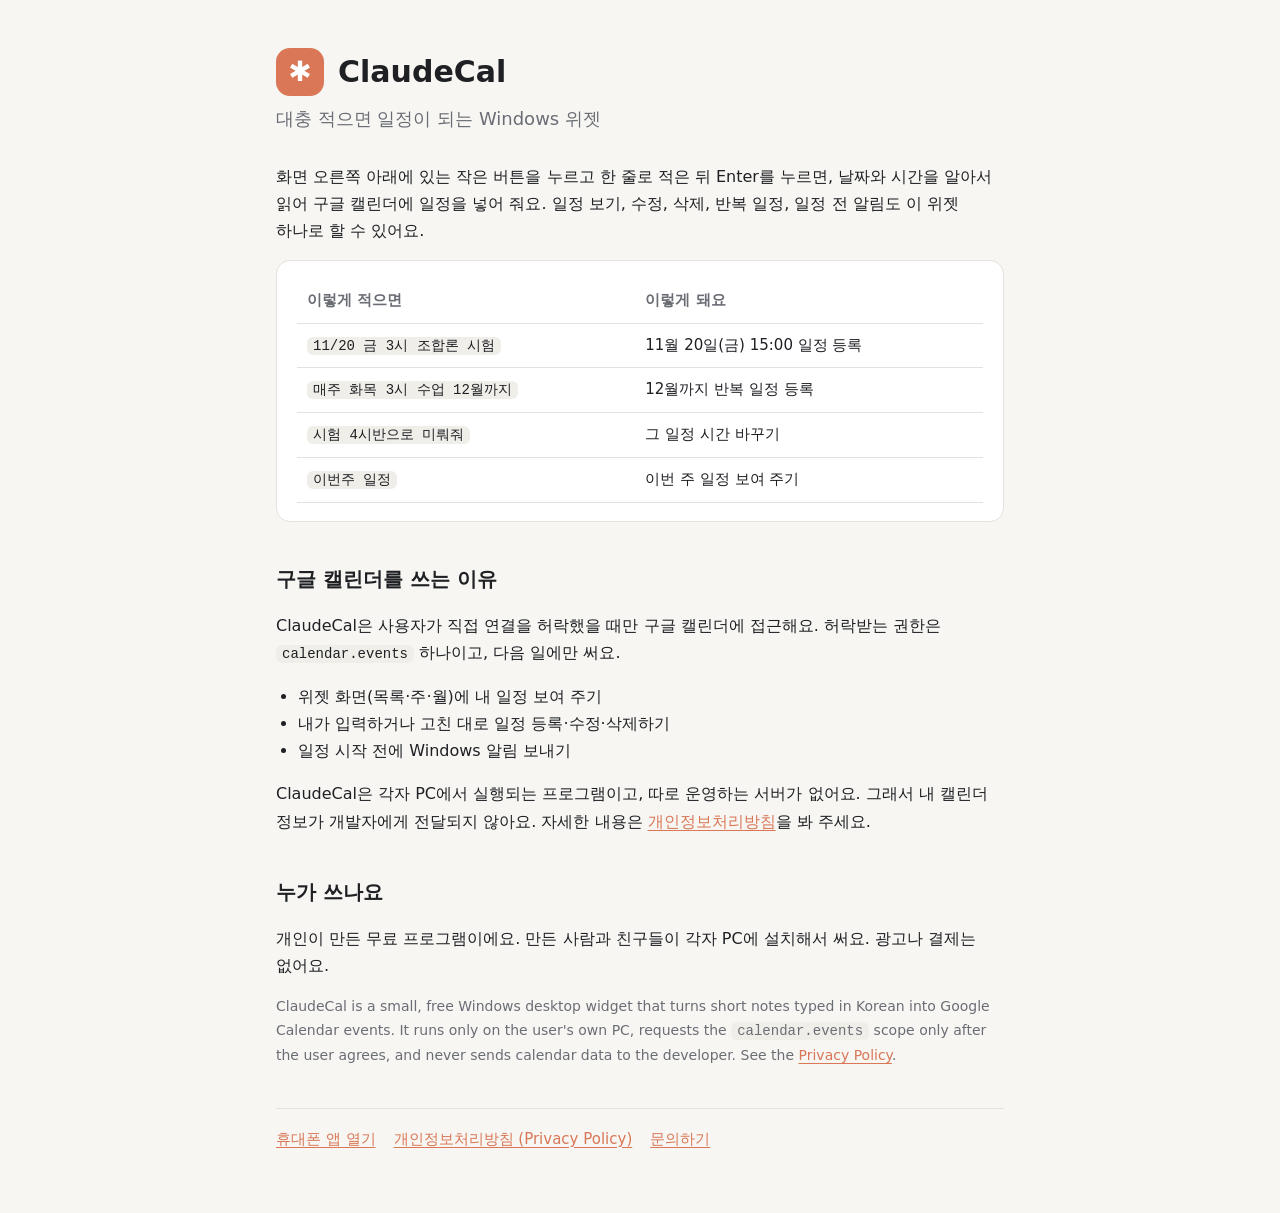
<file: index.html>
<!doctype html>
<html lang="ko">
<head>
<meta charset="utf-8">
<meta name="viewport" content="width=device-width, initial-scale=1">
<title>ClaudeCal</title>
<meta name="description" content="대충 적으면 구글 캘린더 일정이 되는 Windows 위젯">
<link rel="stylesheet" href="style.css">
</head>
<body>
<main>
  <header>
    <div class="logo">✱</div>
    <h1>ClaudeCal</h1>
  </header>
  <p class="lead">대충 적으면 일정이 되는 Windows 위젯</p>

  <p>화면 오른쪽 아래에 있는 작은 버튼을 누르고 한 줄로 적은 뒤 Enter를 누르면, 날짜와 시간을 알아서 읽어 구글 캘린더에 일정을 넣어 줘요.
     일정 보기, 수정, 삭제, 반복 일정, 일정 전 알림도 이 위젯 하나로 할 수 있어요.</p>

  <div class="card">
    <table>
      <tr><th>이렇게 적으면</th><th>이렇게 돼요</th></tr>
      <tr><td><code>11/20 금 3시 조합론 시험</code></td><td>11월 20일(금) 15:00 일정 등록</td></tr>
      <tr><td><code>매주 화목 3시 수업 12월까지</code></td><td>12월까지 반복 일정 등록</td></tr>
      <tr><td><code>시험 4시반으로 미뤄줘</code></td><td>그 일정 시간 바꾸기</td></tr>
      <tr><td><code>이번주 일정</code></td><td>이번 주 일정 보여 주기</td></tr>
    </table>
  </div>

  <h2>구글 캘린더를 쓰는 이유</h2>
  <p>ClaudeCal은 사용자가 직접 연결을 허락했을 때만 구글 캘린더에 접근해요. 허락받는 권한은
     <code>calendar.events</code> 하나이고, 다음 일에만 써요.</p>
  <ul>
    <li>위젯 화면(목록·주·월)에 내 일정 보여 주기</li>
    <li>내가 입력하거나 고친 대로 일정 등록·수정·삭제하기</li>
    <li>일정 시작 전에 Windows 알림 보내기</li>
  </ul>
  <p>ClaudeCal은 각자 PC에서 실행되는 프로그램이고, 따로 운영하는 서버가 없어요. 그래서 내 캘린더 정보가 개발자에게 전달되지 않아요.
     자세한 내용은 <a href="privacy.html">개인정보처리방침</a>을 봐 주세요.</p>

  <h2>누가 쓰나요</h2>
  <p>개인이 만든 무료 프로그램이에요. 만든 사람과 친구들이 각자 PC에 설치해서 써요. 광고나 결제는 없어요.</p>

  <p class="muted">ClaudeCal is a small, free Windows desktop widget that turns short notes typed in Korean into Google Calendar events.
     It runs only on the user's own PC, requests the <code>calendar.events</code> scope only after the user agrees,
     and never sends calendar data to the developer. See the <a href="privacy.html">Privacy Policy</a>.</p>

  <nav>
    <a href="app/">휴대폰 앱 열기</a>
    <a href="privacy.html">개인정보처리방침 (Privacy Policy)</a>
    <a href="https://github.com/yamchaewoo/claudecal/issues">문의하기</a>
  </nav>
</main>
</body>
</html>
</file>
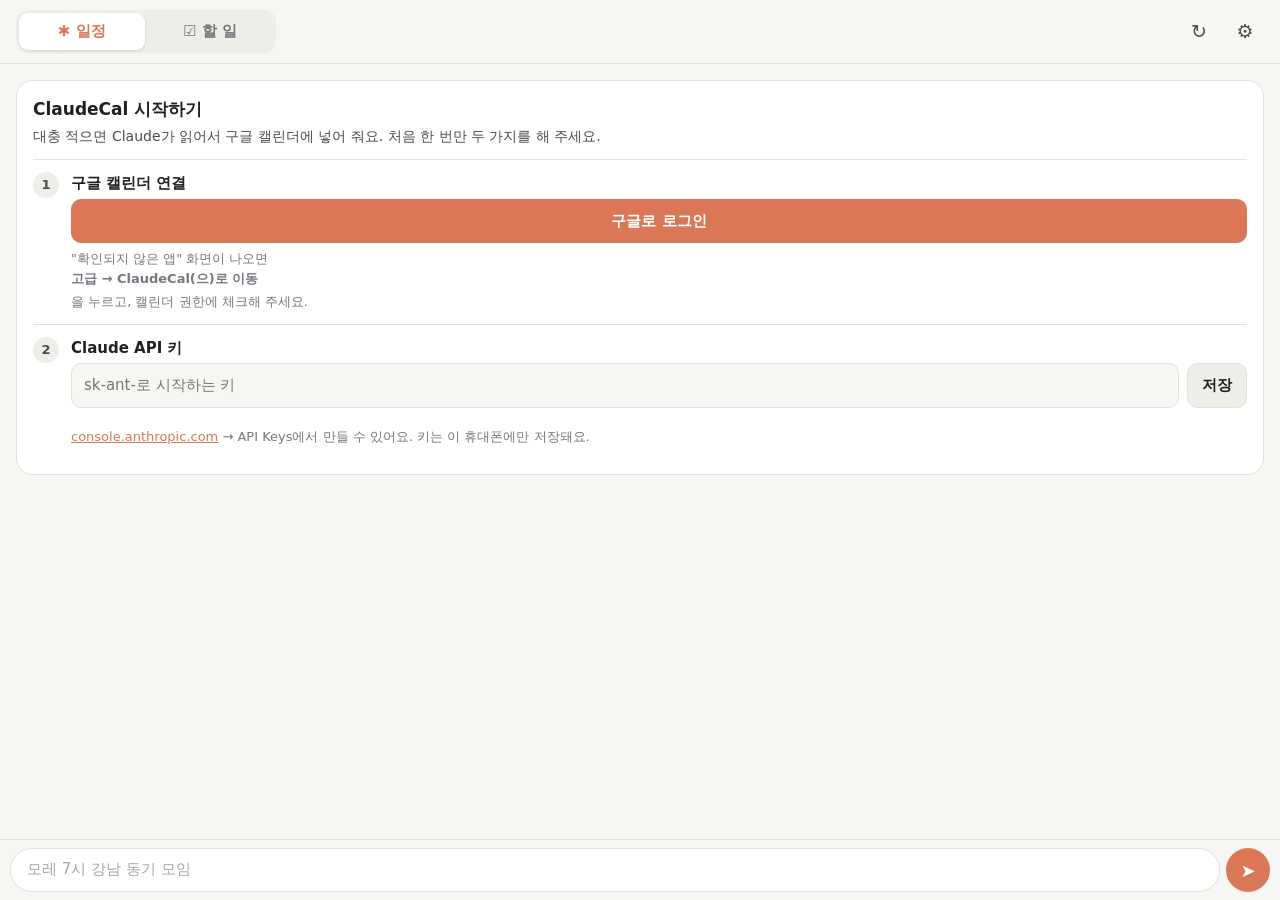
<file: app/index.html>
<!doctype html>
<html lang="ko">
<head>
<meta charset="utf-8">
<meta name="viewport" content="width=device-width, initial-scale=1, viewport-fit=cover, interactive-widget=resizes-content">
<title>ClaudeCal</title>
<meta name="description" content="대충 적으면 구글 캘린더 일정이 되는 앱">
<meta name="theme-color" content="#f7f6f3" media="(prefers-color-scheme: light)">
<meta name="theme-color" content="#1b1c21" media="(prefers-color-scheme: dark)">
<link rel="manifest" href="manifest.webmanifest">
<link rel="icon" href="icon-192.png">
<link rel="apple-touch-icon" href="apple-touch-icon.png">
<meta name="apple-mobile-web-app-capable" content="yes">
<meta name="apple-mobile-web-app-title" content="ClaudeCal">
<style>
:root {
  --bg: #f7f6f3; --bg2: #ffffff; --bg3: #efede8; --line: #e2e0da; --fg: #1f2024; --fg2: #4a4c53; --dim: #75777f; --dim2: #a3a5ad;
  --accent: #d97757; --accent-soft: #fbeee8; --rep: #3f9e8f; --allday: #c08a1e; --ok: #2f8f5b; --err: #c9483b; --warn: #b7791f;
  --sun: #d0533f; --sat: #3c74c4; --shadow: 0 8px 30px rgba(0,0,0,.12);
}
@media (prefers-color-scheme: dark) {
  :root {
    --bg: #1b1c21; --bg2: #24262c; --bg3: #2d2f36; --line: #34363e; --fg: #ecedf0; --fg2: #c3c5cc; --dim: #9a9ca5; --dim2: #6e7079;
    --accent: #e08a6c; --accent-soft: #3a2a25; --rep: #5cc2b1; --allday: #e0b25a; --ok: #63c38d; --err: #f08174; --warn: #e5b45a;
    --sun: #e88b8b; --sat: #8bb4e8; --shadow: 0 8px 30px rgba(0,0,0,.45);
  }
}
* { box-sizing: border-box; -webkit-tap-highlight-color: transparent; }
html, body { margin: 0; height: 100%; }
/* 화면 = 브라우저 창 그대로 (fixed). 키보드가 화면을 줄이지 않는 브라우저는 app.js가 bottom을 띄워 입력칸이 늘 보이게 */
body {
  position: fixed; inset: 0; background: var(--bg); color: var(--fg); display: flex; flex-direction: column; overflow: hidden;
  font: 15px/1.5 "Pretendard", "Apple SD Gothic Neo", "Noto Sans KR", "Malgun Gothic", system-ui, sans-serif; word-break: keep-all;
}
button, input, textarea { font: inherit; color: inherit; }
body.booting > * { visibility: hidden; }   /* 다 그리기 전·구글 로그인으로 넘어갈 땐 배경만 */
button { cursor: pointer; }
[hidden] { display: none !important; }

header {
  display: flex; align-items: center; gap: 8px; padding: calc(env(safe-area-inset-top) + 10px) 16px 10px;
  border-bottom: 1px solid var(--line); background: var(--bg); flex: none;
}
.tabs { flex: 1; display: flex; gap: 3px; padding: 3px; background: var(--bg3); border-radius: 12px; max-width: 260px; }
.tabs button { flex: 1; border: 0; background: transparent; color: var(--dim); font-weight: 600; padding: 7px 0; border-radius: 9px; }
.tabs button.on { background: var(--bg2); color: var(--accent); box-shadow: 0 1px 3px rgba(0,0,0,.12); }
header .icon:first-of-type { margin-left: auto; }
.icon { width: 38px; height: 38px; border: 0; border-radius: 10px; background: transparent; color: var(--fg2); font-size: 19px; display: grid; place-items: center; }
.icon:active { background: var(--bg3); }
#reload.spin { animation: spin 0.8s linear infinite; }
@keyframes spin { to { transform: rotate(360deg); } }

main { flex: 1; overflow-y: auto; padding: 4px 12px 16px; overscroll-behavior: contain; }

/* 처음 설정 */
.card { background: var(--bg2); border: 1px solid var(--line); border-radius: 16px; padding: 16px; margin: 12px 4px; }
.card h2 { font-size: 17px; margin: 0 0 4px; }
.card p { margin: 0 0 12px; color: var(--fg2); font-size: 14px; }
.step { display: flex; gap: 12px; padding: 12px 0; border-top: 1px solid var(--line); }
.step .n { flex: none; width: 26px; height: 26px; border-radius: 50%; background: var(--bg3); color: var(--fg2); display: grid; place-items: center; font-weight: 700; font-size: 13px; }
.step.ok .n { background: var(--ok); color: #fff; }
.step.ok .n::after { content: "✓"; }
.step.ok .n span { display: none; }
.step .b { flex: 1; min-width: 0; }
.step b { display: block; margin-bottom: 4px; }
.step .done { color: var(--ok); font-size: 13px; overflow-wrap: anywhere; }
.row { display: flex; gap: 8px; }
.in { width: 100%; border: 1px solid var(--line); background: var(--bg); border-radius: 10px; padding: 10px 12px; outline: none; min-width: 0; }
.in:focus { border-color: var(--accent); }
.btn { border: 1px solid var(--line); background: var(--bg3); border-radius: 10px; padding: 10px 14px; font-weight: 600; white-space: nowrap; }
.btn.primary { background: var(--accent); border-color: var(--accent); color: #fff; }
.btn.danger { color: var(--err); }
.btn.danger.armed { background: var(--err); border-color: var(--err); color: #fff; }
.btn.wide { width: 100%; }
.msg { font-size: 13px; color: var(--dim); margin-top: 6px; min-height: 1em; }
.hint { font-size: 13px; color: var(--dim); }
.hint a, .link { color: var(--accent); }
.link { border: 0; background: none; padding: 0; font-weight: 600; }
.banner { display: flex; align-items: center; gap: 10px; margin: 10px 4px 0; padding: 10px 12px; border-radius: 12px; background: var(--accent-soft); font-size: 14px; }
.banner span { flex: 1; }

/* 목록 */
.dayh { position: sticky; top: -4px; z-index: 1; background: var(--bg); padding: 14px 6px 6px; font-weight: 700; font-size: 14px; color: var(--fg2); }
.dayh.today { color: var(--accent); }
.dayh.sun { color: var(--sun); } .dayh.sat { color: var(--sat); } .dayh.today { color: var(--accent); }
.dayh .rel { font-weight: 600; font-size: 12px; margin-left: 4px; color: var(--accent); }
.dayh.past .rel { color: var(--warn); }
.noev { padding: 2px 8px 6px 46px; color: var(--dim2); font-size: 13px; }
.ev { display: flex; align-items: stretch; gap: 10px; padding: 9px 8px; border-radius: 12px; cursor: pointer; }
.ev:active { background: var(--bg3); }
.ev .bar { width: 3px; border-radius: 3px; background: var(--accent); flex: none; }
.ev.allday .bar { background: var(--allday); } .ev.rep .bar { background: var(--rep); }   /* 반복 종일 = 반복색 */
.ev.cc .bar { background: var(--c); }   /* 구글 캘린더에서 고른 색이 있으면 그 색 */
.ev .tm { width: 46px; flex: none; color: var(--fg2); font-variant-numeric: tabular-nums; font-size: 13.5px; }
.ev .tm small { display: block; color: var(--dim2); font-size: 12px; }
.ev.allday .tm { color: var(--allday); }
.ev .bd { flex: 1; min-width: 0; }
.ev .tt { overflow: hidden; text-overflow: ellipsis; white-space: nowrap; font-weight: 500; }
.ev .mt { color: var(--dim); font-size: 12.5px; overflow: hidden; text-overflow: ellipsis; white-space: nowrap; }
.ev.done { opacity: .5; }   /* 어둡게 = 완료한 일정만. 시간이 지났어도 안 끝냈으면 그대로 */
/* 완료 체크칸: 누르면 취소선 + 흐리게 */
.ck { flex: none; align-self: center; width: 24px; height: 24px; padding: 0; border: 2px solid var(--dim2); border-radius: 7px; background: transparent;
      display: grid; place-items: center; color: transparent; font-size: 14px; font-weight: 800; line-height: 1; margin: -6px -2px -6px 0; box-sizing: content-box; background-clip: content-box; }
.ck::after { content: "✓"; }
.done .ck { background: var(--accent); border-color: var(--accent); color: #fff; }
.ev.done .tt { text-decoration: line-through; }
.ev.done .bar, .ev.done .tm, .ev.done .bd { opacity: .4; }
/* 기약 없는 할 일: 체크 = 완료, 줄 누르기 = 수정(이름·메모·삭제) */
.tk { display: flex; align-items: center; gap: 12px; padding: 11px 8px 11px 7px; margin: 2px 0; border-radius: 12px; border-left: 3px solid transparent; cursor: pointer; }
.tk:active { background: var(--bg3); }
.tk-b { flex: 1; min-width: 0; }
.tk-t { overflow-wrap: anywhere; font-weight: 500; }
.tk-n { font-size: 13px; color: var(--dim); white-space: nowrap; overflow: hidden; text-overflow: ellipsis; margin-top: 1px; }
.mm-title { font-size: 17px; font-weight: 700; }
.memo-in { min-height: 38dvh; resize: none; line-height: 1.55; margin-top: 6px; }
.tk.done .tk-t { text-decoration: line-through; color: var(--dim); font-weight: 400; }
.ev .tk-x { align-self: center; }
.tk-x { border: 0; background: none; color: var(--dim2); font-size: 15px; width: 32px; height: 32px; margin: -6px -4px -6px 0; flex: none; }
.tk-sec { display: flex; align-items: center; gap: 8px; }
.tk-sec .link { margin-left: auto; font-size: 13px; }
.qhead { display: flex; align-items: center; gap: 12px; padding: 12px 6px 0; }
.empty { padding: 28px 8px; color: var(--dim); text-align: center; }
.empty p { margin: 0 0 14px; }
.ex { display: block; width: 100%; margin: 8px 0; padding: 11px 14px; border: 1px dashed var(--line); border-radius: 12px; background: transparent; color: var(--fg2); text-align: left; }

/* 아래쪽 입력 */
.dock { flex: none; border-top: 1px solid var(--line); background: var(--bg); padding: 8px 10px calc(env(safe-area-inset-bottom) + 8px); }
.status { display: flex; align-items: center; gap: 10px; padding: 2px 6px 8px; font-size: 13.5px; color: var(--dim); }
.status span { flex: 1; overflow-wrap: anywhere; }
.status.ok { color: var(--ok); } .status.err { color: var(--err); } .status.warn { color: var(--warn); } .status.busy { color: var(--accent); }
.confirm { background: var(--bg2); border: 1px solid var(--accent); border-radius: 14px; padding: 12px 14px; margin-bottom: 8px; }
.confirm p { margin: 0 0 6px; font-weight: 600; }
.confirm ul { margin: 0 0 10px; padding-left: 18px; font-size: 14px; color: var(--fg2); }
.confirm .row { justify-content: flex-end; }
.bar-in { display: flex; align-items: flex-end; gap: 6px; }
#q { flex: 1; resize: none; border: 1px solid var(--line); border-radius: 22px; background: var(--bg2); padding: 10px 16px; max-height: 120px; outline: none; line-height: 1.4; min-height: 44px; }
#q:focus { border-color: var(--accent); }
#q::placeholder { color: var(--dim2); }
.round { width: 44px; height: 44px; border-radius: 50%; border: 0; flex: none; display: grid; place-items: center; font-size: 19px; }
#paste { background: var(--bg3); color: var(--fg2); }
#send { background: var(--accent); color: #fff; font-size: 18px; }
#send.busy { animation: pulse 1s ease-in-out infinite; }
@keyframes pulse { 50% { opacity: .45; } }

/* 아래에서 올라오는 창 */
.sheet { position: fixed; inset: 0; background: rgba(0,0,0,.35); display: flex; align-items: flex-end; z-index: 10; }
.sheet .pane { width: 100%; max-height: 88dvh; overflow-y: auto; background: var(--bg2); border-radius: 20px 20px 0 0; box-shadow: var(--shadow);
               padding: 18px 18px calc(env(safe-area-inset-bottom) + 18px); }
.pane-h { display: flex; align-items: flex-start; gap: 10px; margin-bottom: 6px; }
.pane-h h3 { flex: 1; margin: 0; font-size: 19px; overflow-wrap: anywhere; }
.pane .sub { color: var(--fg2); margin: 2px 0; overflow-wrap: anywhere; }
.pane .note { white-space: pre-wrap; color: var(--fg2); background: var(--bg); border-radius: 10px; padding: 10px 12px; margin-top: 10px; font-size: 14px; }
.pane .note:empty { display: none; }
.btns { display: flex; flex-wrap: wrap; gap: 8px; margin-top: 16px; }
.btns .btn { flex: 1; }
.scope { margin-top: 12px; padding: 12px; border-radius: 12px; background: var(--bg); }
.scope p { margin: 0 0 8px; font-size: 14px; }
.sec { padding: 14px 0; border-top: 1px solid var(--line); }
.sec:first-of-type { border-top: 0; }
.sec h4 { margin: 0 0 8px; font-size: 14px; color: var(--fg2); }
.models { display: grid; grid-template-columns: repeat(3, 1fr); gap: 6px; }
.models button { border: 1px solid var(--line); background: var(--bg); border-radius: 10px; padding: 8px 4px; text-align: center; color: var(--fg2); font-size: 13px; }
.models button b { display: block; font-size: 14px; color: var(--fg); }
.models button.on { border-color: var(--accent); background: var(--accent-soft); }

/* 꾹 눌러 옮기기: 잡으면 아래에 날짜 띠가 뜬다 (끌어 놓거나, 손을 떼고 날짜를 눌러도 된다) */
.ev, .tk { -webkit-user-select: none; user-select: none; -webkit-touch-callout: none; }
body.dragging { -webkit-user-select: none; user-select: none; }
body.dragging .dock { visibility: hidden; }
body.dragging main { padding-bottom: 130px; }   /* 날짜 띠에 가려지는 만큼 더 굴릴 수 있게 */
.drag-src { opacity: .3; }
.lday { border-radius: 14px; }
.lday.drop-on { background: var(--accent-soft); box-shadow: inset 0 0 0 2px var(--accent); }
.lday.drop-on .dayh { background: var(--accent-soft); border-radius: 14px 14px 0 0; }
#ghost { position: fixed; z-index: 30; pointer-events: none; max-width: 72vw; padding: 8px 12px; border-radius: 12px; background: var(--bg2);
         border: 1.5px solid var(--accent); box-shadow: var(--shadow); font-size: 14px; }
#ghost .g-t { font-weight: 600; overflow: hidden; text-overflow: ellipsis; white-space: nowrap; }
#ghost .g-w { font-size: 12.5px; color: var(--accent); font-weight: 600; }
#ghost.no { border-color: var(--err); } #ghost.no .g-w { color: var(--err); }
#dropbar { position: fixed; left: 0; right: 0; bottom: 0; z-index: 9; background: var(--bg2); border-top: 1px solid var(--line);
           border-radius: 18px 18px 0 0; box-shadow: var(--shadow); padding: 10px 10px calc(env(safe-area-inset-bottom) + 10px); }
.db-h { display: flex; align-items: baseline; gap: 8px; padding: 0 4px 8px; font-size: 13.5px; }
#dbLabel { flex: 1; font-weight: 600; color: var(--fg2); overflow-wrap: anywhere; }
#dbLabel.no { color: var(--err); }
#dbRange { color: var(--dim); font-size: 12.5px; white-space: nowrap; }
.db-task { padding: 10px; margin-bottom: 8px; border: 1.5px dashed var(--line); border-radius: 12px; text-align: center; color: var(--fg2); font-weight: 600; cursor: pointer; }
.db-week { display: flex; gap: 4px; }
.db-nav { flex: none; width: 34px; display: grid; place-items: center; border-radius: 10px; background: var(--bg3); color: var(--fg2); cursor: pointer; }
.db-days { flex: 1; display: grid; grid-template-columns: repeat(7, 1fr); gap: 4px; }
.db-d { min-height: 54px; display: flex; flex-direction: column; align-items: center; justify-content: center; border-radius: 10px;
        background: var(--bg); border: 1.5px solid transparent; cursor: pointer; line-height: 1.25; }
.db-d small { font-size: 11.5px; color: var(--dim); }
.db-d b { font-size: 16px; font-variant-numeric: tabular-nums; }
.db-d b.m { font-size: 12.5px; }
.db-d.sun b, .db-d.sun small { color: var(--sun); } .db-d.sat b, .db-d.sat small { color: var(--sat); }
.db-d.today small { color: var(--accent); font-weight: 700; }
.db-d.src { border: 1.5px dashed var(--dim2); }
.db-d.drop-on, .db-nav.drop-on, .db-task.drop-on { background: var(--accent); border-color: var(--accent); color: #fff; }
.db-d.drop-on b, .db-d.drop-on small { color: #fff; }
.db-task.drop-no { border-color: var(--err); color: var(--err); }
</style>
</head>
<body class="booting">
<header>
  <div class="tabs" id="tabs" role="tablist">
    <button data-tab="cal" role="tab">✱ 일정</button>
    <button data-tab="tasks" role="tab">☑ 할 일</button>
  </div>
  <button class="icon" id="reload" title="새로고침" aria-label="새로고침">↻</button>
  <button class="icon" id="gear" title="설정" aria-label="설정">⚙</button>
</header>

<main>
  <div class="banner" id="relogin" role="button" hidden><span>구글 로그인이 풀렸어요.</span><b class="link">다시 연결</b></div>

  <div class="card" id="setup" hidden>
    <h2>ClaudeCal 시작하기</h2>
    <p>대충 적으면 Claude가 읽어서 구글 캘린더에 넣어 줘요. 처음 한 번만 두 가지를 해 주세요.</p>
    <div class="step" id="stepG">
      <div class="n"><span>1</span></div>
      <div class="b"><b>구글 캘린더 연결</b>
        <button class="btn primary wide" id="gBtn">구글로 로그인</button>
        <div class="done" id="gDone"></div>
        <div class="hint" style="margin-top:6px">"확인되지 않은 앱" 화면이 나오면 <b>고급 → ClaudeCal(으)로 이동</b>을 누르고, 캘린더 권한에 체크해 주세요.</div>
      </div>
    </div>
    <div class="step" id="stepK">
      <div class="n"><span>2</span></div>
      <div class="b"><b>Claude API 키</b>
        <div id="kForm">
          <div class="row"><input class="in" id="kInput" type="password" autocomplete="off" placeholder="sk-ant-로 시작하는 키"><button class="btn" id="kSave">저장</button></div>
          <div class="msg" id="kMsg"></div>
          <div class="hint"><a href="https://console.anthropic.com/settings/keys" target="_blank" rel="noopener">console.anthropic.com</a> → API Keys에서 만들 수 있어요. 키는 이 휴대폰에만 저장돼요.</div>
        </div>
        <div class="done" id="kDone"></div>
      </div>
    </div>
    <div class="step" id="installHint" hidden>
      <div class="n"><span>+</span></div>
      <div class="b"><b>홈 화면에 추가</b>
        <button class="btn wide" id="installBtn">홈 화면에 추가하기</button>
        <div class="hint" style="margin-top:6px">추가하면 앱처럼 열리고, 안드로이드에선 카톡 메시지 <b>공유 → ClaudeCal</b>로 바로 등록돼요. 아이폰은 Safari <b>공유 → 홈 화면에 추가</b>.</div>
      </div>
    </div>
  </div>

  <div id="list"></div>
</main>

<div class="dock">
  <div class="confirm" id="confirm" hidden>
    <p id="cfText"></p>
    <ul id="cfList"></ul>
    <div class="row"><button class="btn" id="cfNo">취소</button><button class="btn primary" id="cfYes">그렇게 해 줘</button></div>
  </div>
  <div class="status" id="status" hidden><span id="stText"></span></div>
  <div class="bar-in">
    <textarea id="q" rows="1" enterkeyhint="send" placeholder="모레 7시 강남 동기 모임" aria-label="일정 입력"></textarea>
    <button class="round" id="send" title="보내기" aria-label="보내기">➤</button>
  </div>
</div>

<!-- 꾹 눌러 옮길 때 아래에 뜨는 날짜 띠 -->
<div id="dropbar" hidden>
  <div class="db-h"><span id="dbLabel"></span><span id="dbRange"></span></div>
  <div class="db-task" id="dbTask" data-dtask>☑ 할 일로 (날짜 없이)</div>
  <div class="db-week">
    <div class="db-nav" data-dnav="-1" aria-label="앞 주">◀</div>
    <div class="db-days" id="dbDays"></div>
    <div class="db-nav" data-dnav="1" aria-label="다음 주">▶</div>
  </div>
</div>
<div id="ghost" hidden></div>

<!-- 일정 상세 -->
<div class="sheet" id="sheet" hidden>
  <div class="pane">
    <div class="pane-h"><h3 id="shTitle"></h3><button class="icon" data-close="sheet" aria-label="닫기">✕</button></div>
    <div class="sub" id="shWhen"></div>
    <div class="sub" id="shRule"></div>
    <div class="sub" id="shLoc"></div>
    <div class="note" id="shNote"></div>
    <div class="btns">
      <button class="btn primary" id="shDone">완료</button>
      <button class="btn danger" id="shDel">삭제</button>
    </div>
    <div class="scope" id="shScope" hidden></div>
    <div class="btns"><a class="btn wide" id="shOpen" target="_blank" rel="noopener" style="text-align:center;text-decoration:none">구글 캘린더에서 열기 · 고치기</a></div>
  </div>
</div>

<!-- 할 일 메모 (구글 할 일 메모와 연동) -->
<div class="sheet" id="memo" hidden>
  <div class="pane">
    <input class="in mm-title" id="mmTitle" placeholder="할 일" autocomplete="off">
    <textarea class="in memo-in" id="mmText" placeholder="메모 — 구글 할 일 메모와 연동돼요"></textarea>
    <div class="btns"><button class="btn danger" id="mmDel">삭제</button><button class="btn primary" id="mmDone">완료 (저장)</button></div>
  </div>
</div>

<!-- 설정 -->
<div class="sheet" id="settings" hidden>
  <div class="pane">
    <div class="pane-h"><h3>설정</h3><button class="icon" data-close="settings" aria-label="닫기">✕</button></div>
    <div class="sec">
      <h4>구글 캘린더</h4>
      <div class="sub" id="sAcct" style="margin-bottom:10px"></div>
      <div class="row"><button class="btn" id="sConnect">구글 캘린더 연결</button><button class="btn danger" id="sDisconnect">연결 끊기</button></div>
    </div>
    <div class="sec">
      <h4>Claude API 키</h4>
      <div class="row"><input class="in" id="sKey" type="password" autocomplete="off"><button class="btn" id="sSave">저장</button></div>
      <div class="msg" id="sMsg"></div>
    </div>
    <div class="sec">
      <h4>기본 알림</h4>
      <select class="in" id="sRemind">
        <option value="0">시작할 때</option><option value="5">5분 전</option><option value="10">10분 전</option><option value="15">15분 전</option>
        <option value="30">30분 전</option><option value="60">1시간 전</option><option value="-1">알림 없음</option>
      </select>
      <div class="msg" id="sRemindMsg"></div>
      <button class="btn wide" id="sRemindFix" hidden>구글 다시 연결 (알림 권한 추가)</button>
      <p class="hint">구글 캘린더 기본 알림이라 PC 위젯과 같이 바뀌어요. 휴대폰 알림은 구글 캘린더 앱이 울려요. 종일 일정은 알림 없이 넣어요.</p>
    </div>
    <div class="sec">
      <h4>모델</h4>
      <div class="models" id="sModels">
        <button data-m="haiku"><b>Haiku</b>가장 빠름</button>
        <button data-m="sonnet"><b>Sonnet</b>기본</button>
        <button data-m="opus"><b>Opus</b>가장 똑똑함</button>
      </div>
    </div>
    <div class="sec">
      <button class="btn wide" id="sInstall" hidden>홈 화면에 추가하기</button>
      <p class="hint">일정이나 할 일을 <b>꾹 누르면</b> 아래에 날짜 띠가 떠요. 끌어다 놓거나 손을 떼고 날짜를 누르면 그날로 옮겨져요 (시간은 그대로).
        일정을 [할 일로]에 놓으면 날짜 없는 할 일이 되고, 할 일을 날짜에 놓으면 그날 일정이 돼요.</p>
      <p class="hint">PC 위젯과 같은 구글 캘린더를 써서, 여기서 넣은 일정은 PC에도 바로 보여요.
        <a href="../privacy.html" target="_blank" rel="noopener">개인정보처리방침</a></p>
    </div>
  </div>
</div>

<script type="module" src="app.js"></script>
</body>
</html>
</file>
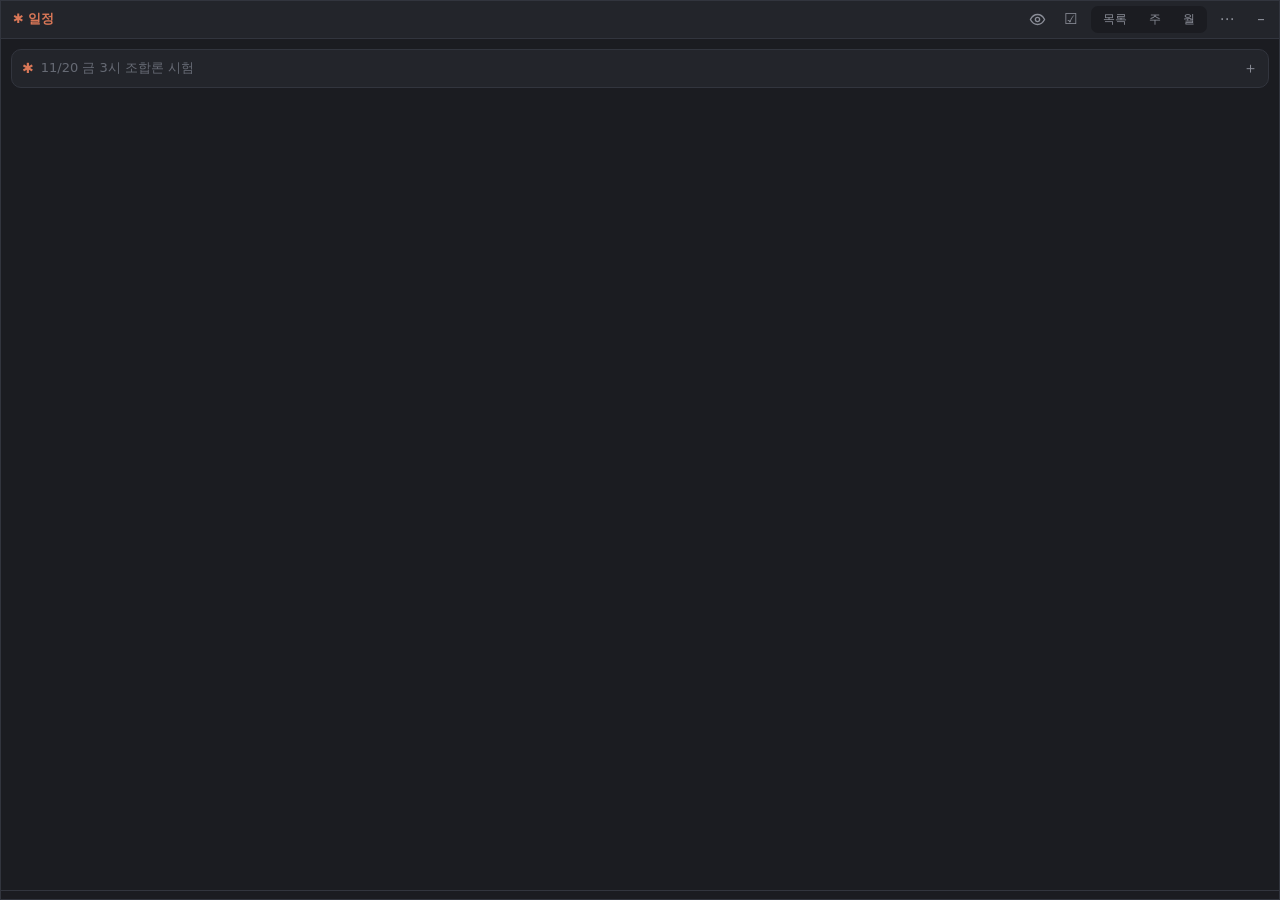
<file: widget/ui/index.html>
<!doctype html>
<html lang="ko">
<head>
<meta charset="utf-8">
<meta name="viewport" content="width=device-width, initial-scale=1">
<title>ClaudeCal</title>
<style>
:root{
  --bg:#1b1c21; --bg2:#23252b; --bg3:#2d3038; --bg4:#363a43; --line:#32353e; --fg:#ececee; --fg2:#c3c5cc; --dim:#8a8d97; --dim2:#666a74;
  --accent:#d97757; --accent-soft:rgba(217,119,87,.17); --rep:#5fb3a6; --rep-soft:rgba(95,179,166,.17);
  --allday:#cfa94f; --allday-soft:rgba(207,169,79,.16); --warn:#e5a54b; --err:#e57373; --ok:#7cc489;
  --hour:44px;
}
*{box-sizing:border-box}
html,body{margin:0;height:100%;background:var(--bg);color:var(--fg);overflow:hidden;
  font:13px/1.45 "Pretendard","Malgun Gothic","Apple SD Gothic Neo",system-ui,sans-serif;user-select:none}
input,textarea,select,button{font:inherit;color:inherit}
button{cursor:pointer}
::-webkit-scrollbar{width:9px;height:9px}::-webkit-scrollbar-thumb{background:#3a3d46;border-radius:9px;border:2px solid var(--bg)}
::-webkit-scrollbar-track{background:transparent}
#app{display:flex;flex-direction:column;height:100vh;border:1px solid var(--line)}
[hidden]{display:none!important}

/* 머리 */
header{display:flex;align-items:center;gap:6px;height:38px;padding:0 4px 0 10px;background:var(--bg2);border-bottom:1px solid var(--line);flex:none}
.logo{color:var(--accent);font-weight:700;white-space:nowrap;padding:8px 2px;cursor:default}
.logo small{color:var(--dim);font-weight:400;margin-left:4px}
.spacer{flex:1;align-self:stretch}
.seg{display:flex;background:var(--bg);border-radius:7px;padding:2px;gap:2px}
.seg button{border:0;background:transparent;color:var(--dim);padding:3px 10px;border-radius:5px;font-size:12px}
.seg button.on{background:var(--bg3);color:var(--fg)}
.seg button:hover:not(.on){color:var(--fg2)}
.icon{border:0;background:transparent;color:var(--dim);width:28px;height:28px;border-radius:6px;font-size:15px;display:grid;place-items:center;flex:none}
.icon:hover{background:var(--bg3);color:var(--fg)}

/* 입력 */
.inbar{padding:10px 10px 4px;flex:none}
.inwrap{display:flex;align-items:center;background:var(--bg2);border:1px solid var(--line);border-radius:10px;padding:0 4px 0 10px;transition:border-color .15s}
.inwrap:focus-within{border-color:var(--accent)}
.inwrap .spark{color:var(--accent);margin-right:7px;font-size:14px}
.inwrap.busy .spark{animation:spin 1s linear infinite}
@keyframes spin{to{transform:rotate(360deg)}}
#q{flex:1;border:0;background:transparent;outline:none;padding:9px 0;min-width:0;user-select:text}
#q::placeholder{color:var(--dim2)}
.status{display:flex;align-items:flex-start;gap:8px;padding:2px 14px 6px;min-height:24px;color:var(--dim);font-size:12px;flex:none}
.status .st-text{flex:1;white-space:pre-wrap;word-break:keep-all;overflow-wrap:anywhere}
.status.ok .st-text{color:var(--fg2)}.status.warn .st-text{color:var(--warn)}.status.err .st-text{color:var(--err)}
.link{border:0;background:none;color:var(--accent);padding:0;font-size:12px;white-space:nowrap}
.link:hover{text-decoration:underline}
.tag{display:inline-block;font-size:11px;padding:0 5px;border-radius:4px;background:var(--bg3);color:var(--dim);margin-right:4px}

/* 확인 카드 · 알림 띠 */
.card{margin:0 10px 8px;padding:10px 12px;border-radius:10px;background:var(--bg2);border:1px solid var(--line);flex:none}
.confirm{border-color:rgba(229,115,115,.45)}
.confirm h4{margin:0 0 6px;font-size:12.5px;color:var(--fg)}
.confirm ul{margin:0 0 8px;padding-left:18px;color:var(--fg2)}
.confirm li{margin:2px 0}
.btns{display:flex;gap:6px;justify-content:flex-end;flex-wrap:wrap}
.btn{border:1px solid var(--line);background:var(--bg3);color:var(--fg);border-radius:7px;padding:5px 12px;font-size:12.5px}
.btn:hover{background:var(--bg4)}
.btn.primary{background:var(--accent);border-color:var(--accent);color:#fff}
.btn.primary:hover{filter:brightness(1.08)}
.btn.danger{color:var(--err)}
.btn.danger.armed{background:var(--err);border-color:var(--err);color:#fff}
.btn:disabled{opacity:.5;cursor:default}
.banner{display:flex;gap:8px;align-items:center;border-color:rgba(217,119,87,.5);background:var(--accent-soft)}
.banner .b-text{flex:1}

/* 달력 도구줄 */
.nav{display:flex;align-items:center;gap:6px;padding:2px 10px 8px;flex:none}
.nav b{font-size:14px;margin-left:4px}
.nav .btn{padding:3px 10px}
main{flex:1;min-height:0;overflow:auto;position:relative}
footer{flex:none;display:flex;justify-content:space-between;gap:8px;padding:4px 12px;border-top:1px solid var(--line);font-size:11px;color:var(--dim2)}
footer span{white-space:nowrap;overflow:hidden;text-overflow:ellipsis}

/* 기약 없는 할 일 (왼쪽 칸): 체크 = 완료, 줄 누르기 = 수정(이름·메모·삭제) */
.body{flex:1;min-height:0;display:flex}
.col{flex:1;min-width:0;display:flex;flex-direction:column}
#tasks{width:250px;flex:none;display:flex;flex-direction:column;border-right:1px solid var(--line)}
.tk-h{display:flex;align-items:baseline;gap:6px;padding:12px 14px 6px;color:var(--fg2);font-weight:600;flex:none}
.tk-h small{color:var(--dim2);font-weight:400}
.tk-list{flex:1;min-height:0;overflow:auto;padding:0 6px 8px}
.tk{display:flex;align-items:center;gap:8px;padding:6px 6px 6px 5px;margin:1px 0;border-radius:7px;cursor:pointer;border-left:3px solid transparent}
.tk:hover{background:var(--bg2)}
.tk-b{flex:1;min-width:0;display:flex;flex-direction:column}
.tk-t{overflow-wrap:anywhere;line-height:1.35}
.tk-n{font-size:11.5px;color:var(--dim);white-space:nowrap;overflow:hidden;text-overflow:ellipsis}
.tk.editing{background:var(--bg2)}
.tk-memo{margin:0 2px 8px 30px}
.tk-memo input{width:100%;background:var(--bg);border:1px solid var(--line);border-radius:7px;padding:6px 8px;outline:none;user-select:text;margin-bottom:5px;font-weight:600}
.tk-memo input:focus{border-color:var(--accent)}
.tk-memo textarea{width:100%;min-height:84px;resize:vertical;background:var(--bg);border:1px solid var(--accent);border-radius:7px;padding:7px 8px;outline:none;user-select:text;line-height:1.45}
.tk-memo .btns{align-items:center;margin-top:5px}
.tk-memo .hint{flex:1;margin:0}
.tk.done .tk-t{text-decoration:line-through;color:var(--dim)}
.tk-x{border:0;background:none;color:var(--dim2);font-size:15px;line-height:1;padding:0 2px;visibility:hidden}
.tk:hover .tk-x{visibility:visible}
.tk-x:hover{color:var(--err)}
.tk-sec{display:flex;align-items:center;gap:6px;padding:12px 8px 4px;color:var(--dim);font-size:11.5px}
.tk-sec .link{margin-left:auto;font-size:11.5px}
.tk-empty{padding:14px 10px;color:var(--dim2);font-size:12px;line-height:1.6}
.tk-in{padding:8px;border-top:1px solid var(--line);flex:none}
#tq{flex:1;border:0;background:transparent;outline:none;padding:8px 0;min-width:0;user-select:text}
#tq::placeholder{color:var(--dim2)}
.icon.on{color:var(--accent)}
.icon svg{width:17px;height:17px}

/* 목록 */
.list{padding:0 8px 12px}
.qhead{display:flex;align-items:center;gap:8px;padding:4px 6px 6px}
.qhead b{font-size:13.5px}
.dayh{display:flex;align-items:baseline;gap:6px;padding:12px 6px 5px;font-weight:600;color:var(--fg2);font-size:12.5px}
.dayh .rel{color:var(--accent);font-weight:600}
.dayh .cnt{color:var(--dim2);font-weight:400;font-size:11.5px}
.dayh.today{color:var(--fg)}
.ev{display:flex;gap:10px;align-items:stretch;padding:7px 8px;border-radius:8px;cursor:pointer;position:relative}
.ev:hover{background:var(--bg2)}
.ev .bar{width:3px;border-radius:3px;background:var(--accent);flex:none}
.ev.allday .bar{background:var(--allday)}.ev.rep .bar{background:var(--rep)}
.ev.cc .bar{background:var(--c)}   /* 구글 캘린더에서 고른 색 */
.ev .tm{flex:none;text-align:right;color:var(--fg2);font-variant-numeric:tabular-nums;font-size:12.5px}
.ev .tm small{display:block;color:var(--dim2);font-size:11px}
.ev.allday .tm{color:var(--allday)}
.ev .bd{flex:1;min-width:0}
.ev .tt{color:var(--fg);overflow:hidden;text-overflow:ellipsis;white-space:nowrap}
.ev .mt{color:var(--dim);font-size:11.5px;overflow:hidden;text-overflow:ellipsis;white-space:nowrap}
.ev.done{opacity:.45}   /* 어둡게 = 완료한 일정만. 시간이 지났어도 안 끝냈으면 그대로 */
.dayh.past .rel{color:var(--warn)}
.ev.now .tm{color:var(--accent)}
.ev-x{border:0;background:none;color:var(--dim2);font-size:16px;line-height:1;padding:0 2px;align-self:center;visibility:hidden}
.ev:hover .ev-x{visibility:visible}
.ev-x:hover{color:var(--err)}
/* 완료 체크칸: 누르면 취소선 + 흐리게 */
.ck{flex:none;align-self:center;width:17px;height:17px;padding:0;border:1.5px solid var(--dim2);border-radius:5px;background:transparent;
  display:inline-grid;place-items:center;color:transparent;font-size:11px;font-weight:700;line-height:1}
.ck::after{content:"✓"}
.ck:hover{border-color:var(--accent);color:var(--accent)}
.done .ck{background:var(--accent);border-color:var(--accent);color:#fff}
.ck.sm{width:12px;height:12px;border-width:1.2px;border-radius:3px;font-size:9px;margin-right:4px;vertical-align:-2px}
.ev.done .tt{text-decoration:line-through}
.ev.done .bar,.ev.done .tm,.ev.done .bd{opacity:.4}
.blk.done,.chip.done{text-decoration:line-through;opacity:.5}
.empty{padding:14px 10px;color:var(--dim)}
.empty p{margin:4px 0 10px}
.ex{display:block;width:100%;text-align:left;border:1px dashed var(--line);background:transparent;color:var(--fg2);border-radius:8px;padding:7px 10px;margin:6px 0}
.ex:hover{border-color:var(--accent);color:var(--fg)}
.noev{padding:2px 8px 4px 48px;color:var(--dim2);font-size:12px}   /* 제목 시작 자리와 맞춤 */

/* 주간 */
.wk{display:flex;flex-direction:column;height:100%}
/* 머리줄도 본문 스크롤바만큼 오른쪽을 비워 둬야 요일 칸과 시간 칸이 세로로 맞는다 */
.wk-row{display:grid;grid-template-columns:48px repeat(7,1fr);flex:none;overflow:hidden;scrollbar-gutter:stable}
.wh{padding:4px 6px 6px;text-align:center;color:var(--dim);border-left:1px solid var(--line);font-size:12px}
.wh b{display:block;font-size:17px;color:var(--fg2);font-weight:500;line-height:1.2}
.wh.today b span{color:#fff;background:var(--accent);border-radius:20px;display:inline-block;min-width:30px;padding:0 7px}
.wh.sun b,.md.sun .num{color:#e88b8b}.wh.sat b,.md.sat .num{color:#8bb4e8}
.wh.today.sun b span,.wh.today.sat b span{color:#fff}
.wa{border-left:1px solid var(--line);border-bottom:1px solid var(--line);padding:2px;min-height:26px;display:flex;flex-direction:column;gap:2px;cursor:pointer}
.gut{color:var(--dim2);font-size:11px;text-align:right;padding-right:6px;border-bottom:1px solid var(--line)}
.wk-body{flex:1;overflow-y:auto;scrollbar-gutter:stable;position:relative;border-top:1px solid var(--line)}
.wk-grid{display:grid;grid-template-columns:48px repeat(7,1fr);height:calc(var(--hour) * 24);position:relative}
.hours{position:relative}
.hours span{position:absolute;right:6px;transform:translateY(-50%);font-size:10.5px;color:var(--dim2)}
.wd{position:relative;border-left:1px solid var(--line);cursor:pointer;
  background-image:repeating-linear-gradient(to bottom,var(--line) 0 1px,transparent 1px var(--hour))}
.wd.today{background-color:rgba(217,119,87,.04)}
.blk{position:absolute;left:2px;right:2px;border-radius:5px;padding:2px 5px;background:var(--accent-soft);border-left:3px solid var(--accent);
  overflow:hidden;font-size:11.5px;line-height:1.3;cursor:pointer;color:var(--fg)}
.blk:hover{filter:brightness(1.25);z-index:3}
.blk.rep{background:var(--rep-soft);border-left-color:var(--rep)}
.blk.cc{background:color-mix(in srgb,var(--c) 24%,transparent);border-left-color:var(--c)}
.blk small{display:block;color:var(--fg2);font-size:10.5px}
.blk.pt{height:17px;padding:0 5px;line-height:17px;white-space:nowrap;text-overflow:ellipsis}   /* 시작 시각만 있는 일정 = 얇은 한 줄 */
.nowline{position:absolute;left:0;right:0;height:2px;background:var(--accent);z-index:4;pointer-events:none}
.nowline::before{content:"";position:absolute;left:-4px;top:-3px;width:8px;height:8px;border-radius:8px;background:var(--accent)}
.chip{font-size:11px;line-height:1.35;padding:1px 5px;border-radius:4px;background:var(--accent-soft);color:var(--fg);white-space:nowrap;overflow:hidden;text-overflow:ellipsis;cursor:pointer}
.chip.allday{background:var(--allday-soft)}.chip.rep{background:var(--rep-soft)}
.chip.cc{background:color-mix(in srgb,var(--c) 24%,transparent)}
.chip:hover{filter:brightness(1.3)}
.chip .ct{color:var(--fg2);margin-right:3px;font-variant-numeric:tabular-nums}

/* 월간 */
.mo{display:flex;flex-direction:column;height:100%;padding:0 10px 10px}
.mo-head{display:grid;grid-template-columns:repeat(7,1fr);color:var(--dim);font-size:12px;text-align:center;padding-bottom:4px}
.mo-grid{flex:1;display:grid;grid-template-columns:repeat(7,1fr);grid-auto-rows:1fr;border-top:1px solid var(--line);border-left:1px solid var(--line);min-height:0}
.md{border-right:1px solid var(--line);border-bottom:1px solid var(--line);padding:3px 3px 2px;display:flex;flex-direction:column;gap:2px;min-height:0;overflow:hidden;cursor:pointer}
.md:hover{background:rgba(255,255,255,.02)}
.md .num{font-size:12px;color:var(--fg2);padding:0 3px}
.md.other{background:rgba(0,0,0,.18)}.md.other .num{color:var(--dim2)}
.md.today .num{color:#fff;background:var(--accent);border-radius:10px;align-self:flex-start;padding:0 7px}
.more{font-size:11px;color:var(--dim);padding:0 5px}
.more:hover{color:var(--fg)}

/* 상세·설정 시트 */
.sheet{position:fixed;inset:0;background:rgba(0,0,0,.45);display:flex;justify-content:flex-end;z-index:30;animation:fade .12s}
@keyframes fade{from{opacity:0}}
.sheet .pane{width:min(400px,100%);height:100%;background:var(--bg2);border-left:1px solid var(--line);display:flex;flex-direction:column;animation:slide .16s ease-out}
@keyframes slide{from{transform:translateX(30px);opacity:.4}}
.pane-h{display:flex;align-items:center;gap:8px;padding:8px 6px 8px 14px;border-bottom:1px solid var(--line)}
.pane-h b{flex:1;font-size:14px}
.pane-b{flex:1;overflow:auto;padding:12px 14px;user-select:text}
.pane-f{padding:10px 14px;border-top:1px solid var(--line);display:flex;gap:6px;flex-wrap:wrap;align-items:center}
.pane-f .spacer{flex:1}
.fld{margin-bottom:11px}
.fld>label,.fld .lb{display:block;color:var(--dim);font-size:11.5px;margin-bottom:4px}
.in{width:100%;background:var(--bg);border:1px solid var(--line);border-radius:7px;padding:6px 8px;outline:none;color-scheme:dark}
.in:focus{border-color:var(--accent)}
textarea.in{resize:vertical;min-height:54px}
.row{display:flex;gap:6px;align-items:center}
.row .in{flex:1;min-width:0}
.row .sep{color:var(--dim)}
.chk{display:flex;align-items:center;gap:7px;cursor:pointer;color:var(--fg2);padding:3px 0}
.chk input{accent-color:var(--accent);width:15px;height:15px;margin:0}
.days{display:flex;gap:4px;margin-top:6px}
.days label{flex:1;text-align:center;border:1px solid var(--line);border-radius:6px;padding:3px 0;cursor:pointer;color:var(--dim);font-size:12px}
.days input{display:none}
.days label:has(input:checked){background:var(--accent-soft);border-color:var(--accent);color:var(--fg)}
.hint{color:var(--dim);font-size:11.5px;margin-top:4px}
.scopebox{width:100%;background:var(--bg3);border-radius:8px;padding:8px 10px;display:flex;gap:6px;align-items:center;flex-wrap:wrap}
.scopebox span{flex:1;color:var(--fg2);font-size:12px}
.sec{margin:4px 0 16px}
.sec h5{margin:0 0 8px;font-size:11.5px;color:var(--accent);font-weight:600;letter-spacing:.3px}
.state-line{display:flex;align-items:center;gap:7px;margin-bottom:8px;color:var(--fg2)}
.dot{width:8px;height:8px;border-radius:8px;background:var(--dim2);flex:none}.dot.on{background:var(--ok)}.dot.warn{background:var(--warn)}
.models{display:grid;grid-template-columns:repeat(3,1fr);gap:6px}
.models button{border:1px solid var(--line);background:var(--bg);border-radius:8px;padding:6px 4px;text-align:center;color:var(--fg2)}
.models button b{display:block;font-size:12.5px;color:var(--fg)}
.models button small{font-size:10.5px;color:var(--dim)}
.models button.on{border-color:var(--accent);background:var(--accent-soft)}

.guide{margin-top:10px;padding:10px 12px;border-radius:8px;background:var(--bg);border:1px solid var(--line);color:var(--fg2);font-size:12px}
.guide p{margin:0 0 8px}.guide p:last-child{margin:8px 0 0;color:var(--dim)}
.guide ol{margin:0;padding-left:18px}.guide li{margin:5px 0}
.guide .link{font-size:12px;font-weight:600}

/* 오른쪽 아래 버튼 (접었을 때) */
#fab{display:none;position:fixed;inset:0;flex-direction:column;align-items:center;justify-content:center;gap:2px;
  background:var(--bg2);border:1px solid var(--line);cursor:pointer;transition:background .15s}
body.mini #app,body.mini .sheet,body.mini .menu{display:none!important}
body.mini #fab{display:flex}
#fab:hover{background:var(--bg3)}
#fab .star{color:var(--accent);font-size:23px;line-height:1;transition:transform .25s}
#fab:hover .star{transform:rotate(36deg) scale(1.08)}
#fab .ft{font-size:10.5px;line-height:1;color:var(--fg2);font-variant-numeric:tabular-nums}
#fab .ft:empty{display:none}
#fab.soon{border-color:var(--accent)}#fab.soon .ft{color:var(--accent)}
#fab.alert{background:var(--accent);border-color:var(--accent);animation:pulse 1.4s ease-in-out infinite}
#fab.alert .star,#fab.alert .ft{color:#fff}
@keyframes pulse{50%{filter:brightness(1.3)}}

/* 끌어서 옮기기 */
body.dragging,body.dragging *{cursor:grabbing!important}
body.dragging .ev:hover,body.dragging .tk:hover{background:transparent}
body.dragging .blk:hover,body.dragging .chip:hover{filter:none}
.drag-src{opacity:.3!important}
.drop-on{box-shadow:inset 0 0 0 2px var(--accent);background-color:var(--accent-soft)!important;border-radius:6px}
#tasks.drop-on{border-radius:0}
.wd.drop-on{background-color:rgba(217,119,87,.06)!important;border-radius:0}
.drop-prev{position:absolute;left:2px;right:2px;border-radius:5px;border:1.5px dashed var(--accent);background:rgba(217,119,87,.16);pointer-events:none;z-index:2}
.drop-no{box-shadow:inset 0 0 0 2px var(--err)}
#ghost{position:fixed;z-index:60;pointer-events:none;max-width:250px;padding:5px 10px;border-radius:8px;background:var(--bg3);
  border:1px solid var(--accent);box-shadow:0 8px 22px rgba(0,0,0,.5);font-size:12px;color:var(--fg);white-space:nowrap}
#ghost .g-t{overflow:hidden;text-overflow:ellipsis}
#ghost .g-w{color:var(--accent);font-size:11.5px;font-weight:600}
#ghost.no .g-w{color:var(--err)}#ghost.no{border-color:var(--err)}

/* 메뉴 */
.menu{position:fixed;z-index:40;background:var(--bg3);border:1px solid var(--bg4);border-radius:9px;padding:4px;min-width:170px;box-shadow:0 8px 24px rgba(0,0,0,.4)}
.menu button{display:flex;width:100%;border:0;background:none;text-align:left;padding:6px 10px;border-radius:6px;color:var(--fg2);gap:8px}
.menu button:hover{background:var(--bg4);color:var(--fg)}
.menu hr{border:0;border-top:1px solid var(--bg4);margin:4px 2px}
.kbd{margin-left:auto;color:var(--dim2);font-size:11px}
</style>
</head>
<body>
<div id="app">
  <header>
    <span class="logo pywebview-drag-region">✱ 일정</span>
    <div class="spacer pywebview-drag-region"></div>
    <button class="icon" id="doneBtn"><svg viewBox="0 0 24 24" fill="none" stroke="currentColor" stroke-width="1.9" stroke-linecap="round" stroke-linejoin="round"><path d="M2 12s3.6-7 10-7 10 7 10 7-3.6 7-10 7S2 12 2 12z"/><circle cx="12" cy="12" r="3"/></svg></button>
    <button class="icon" id="tasksBtn" title="왼쪽 할 일 칸 켜기/끄기 (Ctrl+B)">☑</button>
    <div class="seg" id="viewSeg">
      <button data-v="list" title="목록 (Ctrl+1)">목록</button>
      <button data-v="week" title="주간 (Ctrl+2)">주</button>
      <button data-v="month" title="월간 (Ctrl+3)">월</button>
    </div>
    <button class="icon" id="menuBtn" title="메뉴">⋯</button>
    <button class="icon" id="hideBtn" title="오른쪽 아래 버튼으로 접기 (Esc)">–</button>
  </header>

  <div class="body">
  <aside id="tasks" hidden>
    <div class="tk-h">☑ 할 일 <small id="tkCount"></small></div>
    <div class="tk-list" id="tkList"></div>
    <div class="tk-in"><div class="inwrap"><input id="tq" autocomplete="off" spellcheck="false" placeholder="날짜 없는 할 일 적고 Enter"></div></div>
  </aside>
  <div class="col">
  <div class="inbar">
    <div class="inwrap" id="inwrap">
      <span class="spark">✱</span>
      <input id="q" autocomplete="off" spellcheck="false" placeholder="11/20 금 3시 조합론 시험">
      <button class="icon" id="addBtn" title="직접 추가 (Ctrl+N)">＋</button>
    </div>
  </div>
  <div class="status" id="status"><span class="st-text" id="stText"></span></div>
  <div class="card confirm" id="confirm" hidden>
    <h4 id="cTitle">이렇게 할까요?</h4>
    <ul id="confirmList"></ul>
    <div class="btns"><button class="btn" id="cNo">취소 <span class="kbd">Esc</span></button><button class="btn primary" id="cYes">진행 <span class="kbd" style="color:#fff9">Enter</span></button></div>
  </div>
  <div class="card banner" id="banner" hidden><span class="b-text" id="bannerText"></span><button class="link" id="bannerAct" hidden></button><button class="icon" id="bannerX" style="width:22px;height:22px">×</button></div>
  <div class="nav" id="nav" hidden>
    <button class="btn" id="navPrev" title="이전 (←)">◀</button>
    <button class="btn" id="navToday" title="오늘 (T)">오늘</button>
    <button class="btn" id="navNext" title="다음 (→)">▶</button>
    <b id="navTitle"></b>
  </div>
  <main id="view"></main>
  </div>
  </div>
  <footer><span id="footL"></span><span id="footR"></span></footer>
</div>

<!-- 일정 상세 -->
<div class="sheet" id="panel" hidden>
  <div class="pane">
    <div class="pane-h"><b id="pTitle">일정</b><button class="icon" id="pClose" title="닫기 (Esc)">×</button></div>
    <div class="pane-b">
      <div class="fld"><label>제목</label><input class="in" id="fTitle" placeholder="무엇을 하나요?"></div>
      <div class="fld" style="display:flex;gap:18px"><label class="chk"><input type="checkbox" id="fAllDay"> 📌 시간 없이</label>
        <label class="chk" id="fDoneLb"><input type="checkbox" id="fDone"> 완료</label></div>
      <div class="fld"><span class="lb">시작</span><div class="row"><input class="in" type="date" id="fDate"><input class="in tmf" type="time" id="fTime"></div></div>
      <div class="fld"><span class="lb">끝</span><div class="row"><input class="in" type="date" id="fEndDate"><input class="in tmf" type="time" id="fEndTime" title="비워 두면 끝 시간 없이 시작 시각만 넣어요"></div></div>
      <div class="fld"><label>장소</label><input class="in" id="fLoc" placeholder="(선택)"></div>
      <div class="fld"><label>메모</label><textarea class="in" id="fNote" placeholder="(선택)"></textarea></div>
      <div class="fld"><label>반복</label>
        <select class="in" id="fRepeat">
          <option value="">반복 안 함</option><option value="daily">매일</option><option value="weekly">매주</option>
          <option value="monthly">매달</option><option value="yearly">매년</option><option value="custom" id="fCustomOpt" hidden>사용자 지정</option>
        </select>
        <div class="days" id="fDays" hidden></div>
        <div class="row" id="fUntilRow" style="margin-top:6px" hidden><span class="hint" style="margin:0;white-space:nowrap">끝나는 날</span><input class="in" type="date" id="fUntil"></div>
        <div class="hint" id="fRuleText"></div>
      </div>
      <div class="fld"><label>알림 (이 PC에 윈도우 알림)</label>
        <select class="in" id="fRemind">
          <option value="">기본값</option><option value="-1">알림 없음</option><option value="0">시작할 때</option>
          <option value="5">5분 전</option><option value="10">10분 전</option><option value="30">30분 전</option>
          <option value="60">1시간 전</option><option value="180">3시간 전</option><option value="1440">하루 전</option>
        </select>
      </div>
      <div class="hint" id="fSource"></div>
    </div>
    <div class="pane-f" id="pFoot">
      <button class="btn danger" id="pDel">삭제</button>
      <button class="link" id="pOpen" hidden>구글 캘린더에서 열기</button>
      <span class="spacer"></span>
      <button class="btn" id="pCancel">닫기</button>
      <button class="btn primary" id="pSave">저장 <span class="kbd" style="color:#fff9">Ctrl+Enter</span></button>
    </div>
  </div>
</div>

<!-- 설정 -->
<div class="sheet" id="settings" hidden>
  <div class="pane">
    <div class="pane-h"><b>설정</b><button class="icon" id="sClose" title="닫기 (Esc)">×</button></div>
    <div class="pane-b">
      <div class="sec"><h5>CLAUDE 연결</h5>
        <div class="state-line"><span class="dot" id="sEngDot"></span><span id="sEngText"></span></div>
        <div class="fld"><label>Anthropic API 키</label>
          <div class="row"><input class="in" type="password" id="sKey" placeholder="sk-ant-로 시작하는 키 붙여넣기" autocomplete="off"><button class="btn" id="sKeySave">저장</button></div>
          <div class="hint">발급: <button class="link" id="sKeyLink">console.anthropic.com → API Keys</button> · 키는 이 PC의 설정 파일에만 저장돼요.</div>
        </div>
        <div class="fld"><span class="lb">모델</span>
          <div class="models" id="sModels">
            <button data-m="haiku"><b>Haiku</b><small>아주 빠름 · 1회 약 $0.001</small></button>
            <button data-m="sonnet"><b>Sonnet</b><small>기본 · 1회 약 $0.01</small></button>
            <button data-m="opus"><b>Opus</b><small>가장 똑똑 · 1회 약 $0.02</small></button>
          </div>
          <div class="hint">비용은 대략치예요. 빠른 등록(⚡)으로 처리된 건 Claude를 안 써서 0원.</div>
        </div>
        <div class="fld"><label>연결 방식</label>
          <select class="in" id="sEngine"><option value="auto">자동 (API 키 우선, 없으면 Claude Code)</option><option value="api">API 키만</option><option value="cli">Claude Code만 (내 구독)</option></select>
        </div>
        <label class="chk"><input type="checkbox" id="sQuick"> ⚡ 단순한 등록은 Claude 없이 바로 (빠름·무료)</label>
        <label class="chk"><input type="checkbox" id="sConfirm"> 말로 지우거나 반복 전체를 바꿀 때 먼저 묻기</label>
      </div>
      <div class="sec"><h5>알림</h5>
        <label class="chk"><input type="checkbox" id="sNotify"> 일정 시작 전에 윈도우 알림</label>
        <div class="row" style="margin-top:4px"><span class="hint" style="margin:0">기본</span>
          <select class="in" id="sRemind" style="max-width:140px"><option value="0">시작할 때</option><option value="5">5분 전</option><option value="10">10분 전</option><option value="15">15분 전</option><option value="30">30분 전</option><option value="60">1시간 전</option><option value="-1">알림 없음</option></select>
        </div>
        <p class="hint" id="sRemindHint" style="margin:6px 0 0"></p>
        <button class="btn" id="sRemindFix" style="margin-top:6px" hidden>구글 다시 연결 (알림 권한 추가)</button>
      </div>
      <div class="sec"><h5>저장 위치</h5>
        <div class="state-line"><span class="dot" id="sStoreDot"></span><span id="sStoreText"></span></div>
        <div class="btns" style="justify-content:flex-start">
          <button class="btn" id="sGConnect">구글 캘린더 연결</button>
          <button class="btn" id="sGDisconnect" hidden>연결 해제</button>
          <button class="btn" id="sMigrate" hidden>PC 일정 구글로 옮기기</button>
        </div>
        <div class="hint" id="sStoreHint"></div>
        <div class="guide" id="gGuide" hidden>
          <p>처음 <b>한 번만</b> 구글에 이 앱을 등록해서 '열쇠 파일'을 받아야 해요 (15분). 그다음부터는 [구글 캘린더 연결] → 로그인 한 번이면 끝이고, 친구들은 이 파일만 받으면 돼요.</p>
          <ol>
            <li><button class="link" data-g="https://console.cloud.google.com/flows/enableapi?apiid=calendar-json.googleapis.com">캘린더 API 켜기</button> — 프로젝트가 없으면 새로 만들어요. 다음 → 사용</li>
            <li><button class="link" data-g="https://console.cloud.google.com/auth/overview">동의 화면 만들기</button> — 시작하기 → 앱 이름 ClaudeCal, 내 이메일, 대상 <b>외부</b> → 만들기</li>
            <li><button class="link" data-g="https://console.cloud.google.com/auth/branding">브랜딩</button> — 홈페이지·개인정보처리방침 주소와 승인된 도메인 넣기 (README의 site 폴더 참고)</li>
            <li><button class="link" data-g="https://console.cloud.google.com/auth/audience">앱 게시</button> — [앱 게시] 누르기 (안 하면 7일마다 다시 로그인)</li>
            <li><button class="link" data-g="https://console.cloud.google.com/auth/clients/create">열쇠 파일 받기</button> — 유형 <b>데스크톱 앱</b> → 만들기 → <b>JSON 다운로드</b></li>
          </ol>
          <p>다운로드 폴더나 앱 폴더에 받기만 하면 앱이 알아서 찾아요. 받았으면 위의 [구글 캘린더 연결]을 다시 누르세요.</p>
        </div>
      </div>
      <div class="sec"><h5>창</h5>
        <label class="chk"><input type="checkbox" id="sOnTop"> 항상 다른 창 위에</label>
        <label class="chk"><input type="checkbox" id="sAuto"> 윈도우 켜면 자동 실행</label>
        <div class="fld" style="margin-top:8px"><label>버튼↔창 단축키 (껐다 켜면 적용)</label><input class="in" id="sHotkey" placeholder="ctrl+shift+space"></div>
        <div class="fld"><label>목록에 보여 줄 기간</label><select class="in" id="sDays"><option value="7">1주</option><option value="14">2주</option><option value="30">한 달</option><option value="60">두 달</option></select></div>
      </div>
      <div class="sec"><h5>업데이트</h5>
        <label class="chk"><input type="checkbox" id="sUpd"> 새 버전이 나오면 알아서 받기 (창을 접어 둘 때 조용히 다시 켜져요)</label>
        <div class="row" style="margin-top:6px"><span class="hint" id="sVer" style="flex:1;margin:0"></span>
          <button class="btn" id="sUpdNow">지금 확인</button><button class="btn primary" id="sRestart" hidden>지금 다시 켜기</button></div>
      </div>
      <div class="btns" style="justify-content:flex-start"><button class="btn" id="sFolder">설정 폴더 열기</button><button class="btn danger" id="sQuit">ClaudeCal 끄기</button></div>
    </div>
  </div>
</div>

<div id="fab" class="pywebview-drag-region" title="누르면 열기 · 끌어서 옮기기"><span class="star">✱</span><span class="ft" id="fabT"></span></div>

<div id="ghost" hidden></div>
<div class="menu" id="evMenu" hidden>
  <button data-em="edit">✏ 수정하기</button>
  <button data-em="delete">🗑 삭제하기</button>
</div>
<div class="menu" id="tkMenu" hidden>
  <button data-tm="edit">✏ 수정하기</button>
  <button data-tm="delete">🗑 삭제하기</button>
</div>
<div class="menu" id="menu" hidden>
  <button data-a="new">새 일정 <span class="kbd">Ctrl+N</span></button>
  <button data-a="refresh">새로고침 <span class="kbd">F5</span></button>
  <button data-a="undo" id="mUndo">되돌리기 <span class="kbd">Ctrl+Z</span></button>
  <hr>
  <button data-a="gcal" id="mGcal">구글 캘린더 열기</button>
  <button data-a="settings">설정</button>
  <hr>
  <button data-a="quit">끄기</button>
</div>

<script>
"use strict";
const $ = s => document.querySelector(s);
const WD = ["월","화","수","목","금","토","일"];
const RR = ["MO","TU","WE","TH","FR","SA","SU"];
const EXAMPLES = ["11/20 금 3시 조합론 시험", "다음주 화 PAE 에세이 마감", "매주 화목 3시 수업 12월까지", "모레 저녁 7시 강남에서 동기 모임", "이번주 일정 알려줘"];
let api = null;
const S = {view: "list", anchor: null, mini: false, events: [], query: null, st: null, busy: false, queue: [],
           hist: [], hIdx: -1, pending: null, edit: null, scopeResolve: null};

// ---------- 날짜 도우미 (월요일 = 0) ----------
const pad = n => String(n).padStart(2, "0");
function ampmHit(inp, e) {   // 시간 칸에서 누른 곳이 '오전/오후' 글자 위인지 (글자 폭을 재서)
  const parts = new Intl.DateTimeFormat(navigator.language, { hour: "2-digit", minute: "2-digit", hour12: true })
    .formatToParts(new Date(2000, 0, 1, 9, 0));
  const i = parts.findIndex(p => p.type === "dayPeriod");
  if (i < 0) return false;
  const cs = getComputedStyle(inp), ctx = (ampmHit.ctx ||= document.createElement("canvas").getContext("2d"));
  ctx.font = cs.font;
  const w = s => ctx.measureText(s).width;
  const x0 = parseFloat(cs.paddingLeft) + parseFloat(cs.borderLeftWidth) + w(parts.slice(0, i).map(p => p.value).join(""));
  const x = e.clientX - inp.getBoundingClientRect().left;
  return x >= x0 - 4 && x <= x0 + w(parts[i].value) + 5;
}
const iso = d => `${d.getFullYear()}-${pad(d.getMonth() + 1)}-${pad(d.getDate())}`;
const parse = s => { const [y, m, d] = s.split("-").map(Number); return new Date(y, m - 1, d); };
const addDays = (d, n) => new Date(d.getFullYear(), d.getMonth(), d.getDate() + n);
const wday = d => (d.getDay() + 6) % 7;
const mondayOf = d => addDays(d, -wday(d));
const today = () => { const n = new Date(); return new Date(n.getFullYear(), n.getMonth(), n.getDate()); };
const dlabel = d => `${d.getMonth() + 1}/${d.getDate()} (${WD[wday(d)]})`;
const mins = t => { const [h, m] = t.split(":").map(Number); return h * 60 + m; };
const isPoint = ev => !!ev.time && (!ev.end_time || (ev.end_time === ev.time && ev.end_date === ev.date));   // 끝 없이 시작 시각만 있는 일정
const PT_MIN = 25;
const gc = ev => ev.color ? " cc" : "";                 // 구글에서 고른 색이 있으면 class cc + --c
const gcVar = ev => ev.color ? `--c:${ev.color};` : "";   // 주간에서 시작 시각만 있는 일정이 차지하는 높이(분) = 한 줄
const esc = s => String(s ?? "").replace(/[&<>"']/g, c => ({"&": "&amp;", "<": "&lt;", ">": "&gt;", '"': "&quot;", "'": "&#39;"}[c]));
const nowMin = () => { const n = new Date(); return n.getHours() * 60 + n.getMinutes(); };
function isPast(ev) {
  const t = today(), ed = parse(ev.end_date);
  if (ed < t) return true;
  if (ed > t) return false;
  return ev.end_time ? mins(ev.end_time) <= nowMin() && ev.end_date === iso(t) : false;
}
function remindText(r) {
  if (r == null) return "";
  if (r < 0) return "알림 끔";
  if (r === 0) return "🔔 정각";
  return "🔔 " + (r >= 1440 ? `${r / 1440}일 전` : r >= 60 ? `${r / 60}시간 전` : `${r}분 전`);
}

// ---------- 상태 줄 ----------
let busyTimer = null;
let statusTimer = null;
function setStatus(text, kind = "dim") {   // 되돌리기는 버튼 없이 Ctrl+Z · ⋯ 메뉴로
  clearInterval(busyTimer);
  clearTimeout(statusTimer);
  $("#status").className = "status " + kind;
  $("#stText").textContent = text || "";
  $("#inwrap").classList.toggle("busy", kind === "busy");
  if (text && kind !== "busy")   // 안내는 2초, 오류·주의는 읽을 수 있게 6초 뒤 지운다
    statusTimer = setTimeout(() => setStatus(""), kind === "err" || kind === "warn" ? 6e3 : 2e3);
}
function setBusy(text) {
  const t0 = Date.now();
  setStatus(text, "busy");
  busyTimer = setInterval(() => {
    const s = Math.floor((Date.now() - t0) / 1000);
    $("#stText").textContent = text + (s >= 2 ? ` ${s}초` : "") + (S.queue.length ? ` · 대기 ${S.queue.length}` : "");
  }, 500);
}
function banner(text, act, onAct) {
  $("#bannerText").textContent = text;
  $("#bannerAct").hidden = !act;
  if (act) { $("#bannerAct").textContent = act; $("#bannerAct").onclick = () => { $("#banner").hidden = true; onAct(); }; }
  $("#banner").hidden = false;
}

// ---------- 불러오기 ----------
function range() {
  const t = today();
  if (S.view === "list") {
    if (S.query) return [parse(S.query.from), parse(S.query.to)];
    return [t, addDays(t, Number(S.st?.conf?.days_ahead || 14))];
  }
  if (S.view === "week") { const m = mondayOf(S.anchor); return [m, addDays(m, 6)]; }
  const first = new Date(S.anchor.getFullYear(), S.anchor.getMonth(), 1), start = mondayOf(first);
  return [start, addDays(start, 41)];
}
const LOOKBACK = 30;   // 목록: 이만큼 지난 날까지 훑어서 아직 완료 안 한 지난 일정도 보여 준다
const overdueMode = () => S.view === "list" && !S.query;
let loadSeq = 0;
async function refresh() {
  if (!api) return;
  refreshTasks();
  let [f, t] = range(), seq = ++loadSeq;
  if (overdueMode()) f = addDays(f, -LOOKBACK);
  const r = await api.events(iso(f), iso(t));
  if (seq !== loadSeq) return;
  if (!r.ok) { setStatus(r.error, "err"); S.events = []; }
  else {   // 어제 이전에 끝난 일정은 완료 안 한 것만 (반복 일정의 지난 회차는 빼고)
    const tk = iso(today());
    S.events = overdueMode() ? r.events.filter(e => e.end_date >= tk || (!e.done && !e.recurring)) : r.events;
  }
  render();
}

// ---------- 그리기 ----------
function render() {
  document.querySelectorAll("#viewSeg button").forEach(b => b.classList.toggle("on", b.dataset.v === S.view));
  $("#nav").hidden = S.view === "list";
  // 눈 버튼: 주황 = 완료한 일정도 보임, 회색 = 숨김 (☑처럼 색으로 켜짐/꺼짐)
  const open = showDone(), nDone = S.events.filter(e => e.done).length;
  S.shown = open ? S.events : S.events.filter(e => !e.done);
  $("#doneBtn").classList.toggle("on", open);
  $("#doneBtn").title = (open ? "완료한 일정 숨기기" : `완료한 일정 보이기${nDone ? ` (${nDone}개 숨김)` : ""}`) + " (Ctrl+H)";
  if (S.view === "list") renderList();
  else if (S.view === "week") renderWeek();
  else renderMonth();
  const st = S.st;
  if (st) {
    $("#footL").textContent = st.store === "google" ? `구글 · ${st.store_label}` : "이 PC에 저장";
    const eng = st.engine === "api" ? `API · ${({haiku: "Haiku", sonnet: "Sonnet", opus: "Opus"})[st.conf.model] || st.conf.model}` :
                st.engine === "cli" ? "Claude Code" : "Claude 연결 없음";
    $("#footR").textContent = `${eng} · ${st.conf.hotkey.replace(/\b\w/g, c => c.toUpperCase())}`;
  }
}

function evMeta(ev) {
  const bits = [];
  if (ev.location) bits.push("📍 " + ev.location);
  if (ev.end_date !== ev.date) bits.push(`~${dlabel(parse(ev.end_date))}`);
  if (ev.recurring) bits.push("🔁 반복");
  const r = remindText(ev.remind);
  if (r) bits.push(r);
  return bits.join(" · ");
}
function ck(ev, sm) {
  return `<button class="ck${sm ? " sm" : ""}" data-done="${esc(ev.id)}" title="${ev.done ? "완료 취소" : "완료로 표시"}" aria-label="완료" aria-pressed="${!!ev.done}"></button>`;
}
function evRow(ev) {
  const past = isPast(ev), t = today();
  const now = !past && !ev.done && ev.time && ev.date === iso(t) && mins(ev.time) <= nowMin();
  const cls = ["ev", ev.time ? "" : "allday", ev.recurring ? "rep" : "", past ? "past" : "", now ? "now" : "", ev.done ? "done" : ""].join(" ") + gc(ev);
  // 시간은 제목 오른쪽 (시간 없는 일정은 안 씀 — 노란 막대로 구분). 제목은 모두 막대 바로 옆에서 시작
  const tm = ev.time ? `<div class="tm">${ev.time}${ev.end_time && ev.end_date === ev.date && !isPoint(ev) ? `<small>~${ev.end_time}</small>` : ""}</div>` : "";
  const meta = evMeta(ev);
  return `<div class="${cls}" data-id="${esc(ev.id)}"${ev.color ? ` style="${gcVar(ev)}"` : ""}>${ck(ev)}<div class="bar"></div>
    <div class="bd"><div class="tt">${esc(ev.title)}</div>${meta ? `<div class="mt">${esc(meta)}</div>` : ""}</div>${tm}
    <button class="ev-x" data-evdel="${esc(ev.id)}" title="삭제">×</button></div>`;
}
function renderList() {
  const [f, t] = range(), td = today();
  let h = `<div class="list">`;
  if (S.query) {
    const same = S.query.from === S.query.to;
    h += `<div class="qhead"><button class="link" id="qBack">← 다가오는 일정</button><b>${same ? dlabel(f) : dlabel(f) + " ~ " + dlabel(t)} 일정</b></div>`;
  }
  const byDay = new Map(), tk = iso(td), fk = iso(f);
  for (const ev of S.shown) {
    let d = ev.date;   // 범위 전에 시작해 이어지는 일정은 첫날(다가오는 일정이면 오늘)에, 이미 끝난 지난 일정은 제날짜에
    if (S.query) { if (d < fk) d = fk; }
    else if (ev.end_date >= tk && d < tk) d = tk;
    if (!byDay.has(d)) byDay.set(d, []);
    byDay.get(d).push(ev);
  }
  if (!S.query && !byDay.has(tk)) byDay.set(tk, []);
  const days = [...byDay.keys()].sort();
  // 날짜 묶음마다 data-dday: 일정·할 일을 끌어다 놓을 수 있는 칸
  if (!S.events.length && !S.query) {
    h += `<div class="empty" data-dday="${tk}"><p>다가오는 일정이 없어요. 위 칸에 대충 적고 Enter — 이런 식으로요:</p>` +
      EXAMPLES.map(x => `<button class="ex" data-ex="${esc(x)}">${esc(x)}</button>`).join("") + `</div>`;
  } else if (!S.shown.length && S.query) {   // 다가오는 일정 목록은 '오늘 · 일정 없음' 칸이 남는다 (끌어다 놓을 자리)
    h += `<div class="empty">${S.events.length ? "완료한 일정만 있어요 (눈 버튼으로 보이기)" : "일정이 없어요."}</div>`;
  } else {
    for (const d of days) {
      const dd = parse(d), diff = Math.round((dd - td) / 864e5);
      const rel = {"-1": "어제 · 안 끝냄", 0: "오늘", 1: "내일", 2: "모레"}[diff] || (diff < 0 ? "지남 · 안 끝냄" : "");
      const evs = byDay.get(d);
      h += `<div class="lday" data-dday="${d}"><div class="dayh ${diff === 0 ? "today" : ""} ${diff < 0 ? "past" : ""}">${dlabel(dd)}${rel ? ` <span class="rel">${rel}</span>` : ""}${evs.length > 1 ? `<span class="cnt">${evs.length}개</span>` : ""}</div>`;
      h += (evs.length ? evs.map(evRow).join("") : `<div class="noev">일정 없음</div>`) + `</div>`;
    }
  }
  $("#view").innerHTML = h + `</div>`;
  $("#qBack")?.addEventListener("click", () => { S.query = null; refresh(); });
}

function layoutDay(blocks) {
  blocks.sort((a, b) => a.s - b.s || b.e - a.e);
  let cluster = [], end = -1;
  const flush = () => {
    const cols = [];
    for (const b of cluster) {
      let i = cols.findIndex(c => c <= b.s);
      if (i < 0) { i = cols.length; cols.push(0); }
      cols[i] = b.e; b.col = i;
    }
    cluster.forEach(b => b.ncol = cols.length);
    cluster = [];
  };
  for (const b of blocks) { if (b.s >= end && cluster.length) flush(); cluster.push(b); end = Math.max(end, b.e); }
  if (cluster.length) flush();
  return blocks;
}
function renderWeek() {
  const m = mondayOf(S.anchor), td = iso(today());
  const days = [...Array(7)].map((_, i) => addDays(m, i));
  const end = days[6];
  $("#navTitle").textContent = m.getMonth() === end.getMonth() ? `${m.getFullYear()}년 ${m.getMonth() + 1}월 ${m.getDate()}일 ~ ${end.getDate()}일`
    : `${m.getMonth() + 1}월 ${m.getDate()}일 ~ ${end.getMonth() + 1}월 ${end.getDate()}일`;
  const cls = d => (wday(d) === 6 ? "sun" : wday(d) === 5 ? "sat" : "") + (iso(d) === td ? " today" : "");
  let h = `<div class="wk"><div class="wk-row"><div class="gut" style="border:0"></div>` +
    days.map(d => `<div class="wh ${cls(d)}">${WD[wday(d)]}<b><span>${d.getDate()}</span></b></div>`).join("") + `</div>`;
  h += `<div class="wk-row"><div class="gut" style="padding-top:5px" title="시간 없는 일정">📌</div>` + days.map(d => {
    const k = iso(d);
    const chips = S.shown.filter(e => !e.time && e.date <= k && e.end_date >= k)
      .map(e => `<div class="chip allday ${e.recurring ? "rep" : ""} ${isPast(e) ? "past" : ""} ${e.done ? "done" : ""}${gc(e)}" style="${gcVar(e)}" data-id="${esc(e.id)}" title="${esc(e.title)}">${ck(e, true)}${esc(e.title)}</div>`).join("");
    return `<div class="wa" data-new="${k}">${chips}</div>`;
  }).join("") + `</div>`;
  const prev = $("#wkBody"), keep = prev && prev.dataset.wk === iso(m) ? prev.scrollTop : null;   // 같은 주를 다시 그릴 땐 보던 자리 그대로
  h += `<div class="wk-body" id="wkBody" data-wk="${iso(m)}"><div class="wk-grid"><div class="hours">` +
    [...Array(23)].map((_, i) => `<span style="top:calc(var(--hour) * ${i + 1})">${i + 1 < 12 ? "오전 " + (i + 1) : i + 1 === 12 ? "오후 12" : "오후 " + (i - 11)}</span>`).join("") + `</div>`;
  for (const d of days) {
    const k = iso(d), blocks = [];
    for (const e of S.shown) {
      if (!e.time || e.date > k || e.end_date < k) continue;
      const s = e.date === k ? mins(e.time) : 0, pt = isPoint(e);
      let en = pt ? Math.min(s + PT_MIN, 1440) : e.end_date === k ? mins(e.end_time || e.time) : 1440;
      if (en <= s) en = s + 30;
      blocks.push({ev: e, s, e: en, pt});
    }
    layoutDay(blocks);
    h += `<div class="wd ${iso(d) === td ? "today" : ""}" data-day="${k}">` + blocks.map(b => {
      const top = b.s / 60, hgt = Math.max((b.e - b.s) / 60, 0.42), w = 100 / b.ncol;
      const ev = b.ev, pos = `${gcVar(ev)}top:calc(var(--hour) * ${top});left:calc(${w * b.col}% + 2px);width:calc(${w}% - 4px)`;
      if (b.pt)   // 시작 시각만 있는 일정: 체크칸 + 제목 한 줄 (시간은 안 씀)
        return `<div class="blk pt ${ev.recurring ? "rep" : ""} ${isPast(ev) ? "past" : ""} ${ev.done ? "done" : ""}${gc(ev)}" data-id="${esc(ev.id)}" title="${esc(ev.time + " " + ev.title)}"
          style="${pos}">${ck(ev, true)}${esc(ev.title)}</div>`;
      return `<div class="blk ${ev.recurring ? "rep" : ""} ${isPast(ev) ? "past" : ""} ${ev.done ? "done" : ""}${gc(ev)}" data-id="${esc(ev.id)}" title="${esc(ev.title)}"
        style="${pos};height:calc(var(--hour) * ${hgt} - 2px)">
        ${ck(ev, true)}${esc(ev.title)}${hgt >= 0.8 ? `<small>${ev.time}${ev.end_time ? "~" + ev.end_time : ""}${ev.location ? " · " + esc(ev.location) : ""}</small>` : ""}</div>`;
    }).join("") + (k === td ? `<div class="nowline" style="top:calc(var(--hour) * ${nowMin() / 60})"></div>` : "") + `</div>`;
  }
  $("#view").innerHTML = h + `</div></div></div>`;
  const body = $("#wkBody");
  const hourPx = body.querySelector(".wk-grid").offsetHeight / 24;
  const inWeek = days.some(d => iso(d) === td);
  body.scrollTop = keep ?? Math.max(0, ((inWeek ? nowMin() / 60 - 2 : 8) * hourPx));
}

function renderMonth() {
  const a = S.anchor, first = new Date(a.getFullYear(), a.getMonth(), 1), start = mondayOf(first), td = iso(today());
  $("#navTitle").textContent = `${a.getFullYear()}년 ${a.getMonth() + 1}월`;
  let h = `<div class="mo"><div class="mo-head">${WD.map(w => `<div>${w}</div>`).join("")}</div><div class="mo-grid">`;
  for (let i = 0; i < 42; i++) {
    const d = addDays(start, i), k = iso(d);
    const evs = S.shown.filter(e => e.date <= k && e.end_date >= k);
    const cls = ["md", d.getMonth() !== a.getMonth() ? "other" : "", k === td ? "today" : "", wday(d) === 6 ? "sun" : wday(d) === 5 ? "sat" : ""].join(" ");
    const show = evs.slice(0, 3);
    h += `<div class="${cls}" data-new="${k}"><span class="num">${d.getDate()}</span>` +
      show.map(e => `<div class="chip ${e.time ? "" : "allday"} ${e.recurring ? "rep" : ""} ${isPast(e) ? "past" : ""} ${e.done ? "done" : ""}${gc(e)}" style="${gcVar(e)}" data-id="${esc(e.id)}" title="${esc((e.time ? e.time + " " : "") + e.title)}">${ck(e, true)}${e.time && e.date === k ? `<span class="ct">${e.time}</span>` : ""}${esc(e.title)}</div>`).join("") +
      (evs.length > 3 ? `<span class="more" data-week="${k}">+${evs.length - 3}개 더</span>` : "") + `</div>`;
  }
  $("#view").innerHTML = h + `</div></div>`;
}

// ---------- 보기 바꾸기 ----------
async function setView(v, keepQuery) {
  if (!keepQuery) S.query = null;
  const wide = v !== "list";
  if (api && wide !== (S.view !== "list")) await api.set_mode(wide ? "big" : "small");
  S.view = v;
  if (!S.anchor) S.anchor = today();
  if (api) api.set_settings({view: v});
  render();
  refresh();
}
function move(n) {
  if (S.view === "week") S.anchor = addDays(S.anchor, 7 * n);
  else if (S.view === "month") S.anchor = new Date(S.anchor.getFullYear(), S.anchor.getMonth() + n, 1);
  return refresh();
}

// ---------- 한 줄 입력 ----------
async function submit(text) {
  text = text.trim();
  if (!text) return;
  S.hist = [text, ...S.hist.filter(x => x !== text)].slice(0, 30); S.hIdx = -1;
  if (S.busy) { S.queue.push(text); return; }
  S.busy = true;
  setBusy(`읽는 중… “${text.length > 24 ? text.slice(0, 24) + "…" : text}”`);
  let r;
  try { r = await api.submit(text); } catch (e) { r = {ok: false, error: String(e)}; }
  S.busy = false;
  if (!r.ok) {
    setStatus(r.error, "err");
    S.st = await api.state();
    if (!S.st.engine) banner("Claude 연결이 없어요 — 지금은 ‘11/20 3시 시험’ 같은 단순한 등록만 돼요.", "API 키 넣기", openSettings);
  } else if (r.pending) {
    S.pending = r.pending;
    showConfirm("이렇게 할까요?", "진행", r.pending.items);
    setStatus(r.reply || "확인해 주세요.", "warn");
  } else {
    setStatus((r.quick ? "⚡ " : "") + (r.reply || "처리했어요."), r.done ? "ok" : "dim", !!r.can_undo);
    if (r.query) { S.query = r.query; if (S.view !== "list") { await setView("list", true); return nextInQueue(); } }
  }
  await refresh();
  nextInQueue();
}
function nextInQueue() { if (S.queue.length && !S.busy) submit(S.queue.shift()); }

function showConfirm(title, yes, items) {
  $("#cTitle").textContent = title;
  $("#cYes").innerHTML = `${esc(yes)} <span class="kbd" style="color:#fff9">Enter</span>`;
  $("#confirmList").innerHTML = items.map(x => `<li>${esc(x)}</li>`).join("");
  $("#confirm").hidden = false;
}
function askDelete(items) {   // 지우기 전 확인 카드 — Enter(삭제) / Esc(취소). 답을 true/false로
  if (S.pending) confirmPending(false);
  return new Promise(resolve => {
    S.pending = {resolve};
    showConfirm("삭제할까요?", "삭제", items);
    $("#cYes").focus();
  });
}
async function confirmPending(yes) {
  const p = S.pending;
  if (!p) return;
  S.pending = null;
  $("#confirm").hidden = true;
  if (p.resolve) return p.resolve(yes);
  const r = await api.confirm(p.token, yes);
  if (!r.ok) setStatus(r.error, "err");
  else setStatus(r.reply, yes ? "ok" : "dim", !!r.can_undo);
  refresh();
  $("#q").focus();
}
async function undo() {
  const r = await api.undo();
  setStatus(r.ok ? r.reply : r.error, r.ok ? "ok" : "warn");
  refresh();
}

// 완료 체크: 화면은 바로 바꾸고(다시 그리지 않아 스크롤 유지), 저장이 실패하면 되돌린다
const doneBusy = new Set();
function paintDone(id, done) {
  for (const e of S.events) if (e.id === id) e.done = done;
  if (S.edit?.ev?.id === id) { S.edit.ev.done = done; $("#fDone").checked = done; }
  document.querySelectorAll("#view [data-id]").forEach(el => {
    if (el.dataset.id !== id) return;
    el.classList.toggle("done", done);
    el.classList.remove("now");
    el.querySelectorAll("[data-done]").forEach(b => { b.setAttribute("aria-pressed", done); b.title = done ? "완료 취소" : "완료로 표시"; });
  });
}
async function toggleDone(id) {
  const ev = S.events.find(e => e.id === id) || (S.edit?.ev?.id === id ? S.edit.ev : null);
  if (!ev || doneBusy.has(id)) return;
  const done = !ev.done;
  doneBusy.add(id);
  paintDone(id, done);
  const r = await api.set_done(id, done, ev.title);
  doneBusy.delete(id);
  if (!r.ok) { paintDone(id, !done); setStatus(r.error, "err"); return; }
  setStatus((done ? "완료했어요: " : "완료를 취소했어요: ") + ev.title, "ok", true);
  updateFab();
  if (done && !showDone()) render();   // 완료 일정을 숨기는 중이면 체크한 일정은 빠진다 (Ctrl+Z로 되돌리기)
}
// 눈 버튼: 완료한 일정 보이기/숨기기 (설정에 저장)
const showDone = () => S.st?.conf?.show_done !== false;
async function toggleShowDone() {
  const r = await api.set_settings({show_done: !showDone()});
  if (!r.ok) return setStatus(r.error, "err");
  S.st = r.state;
  render();
}

// ---------- 상세 창 ----------
function dayBoxes(sel) {
  $("#fDays").innerHTML = WD.map((w, i) => `<label><input type="checkbox" value="${RR[i]}" ${sel.includes(RR[i]) ? "checked" : ""}>${w}</label>`).join("");
}
function parseRule(rule) {
  if (!rule) return {kind: ""};
  const p = Object.fromEntries(rule.split(";").map(x => x.split("=")));
  const until = p.UNTIL ? `${p.UNTIL.slice(0, 4)}-${p.UNTIL.slice(4, 6)}-${p.UNTIL.slice(6, 8)}` : "";
  const extra = Object.keys(p).filter(k => !["FREQ", "UNTIL", "BYDAY", "WKST"].includes(k));
  const simpleDays = !p.BYDAY || p.BYDAY.split(",").every(x => RR.includes(x));
  const kind = {DAILY: "daily", WEEKLY: "weekly", MONTHLY: "monthly", YEARLY: "yearly"}[p.FREQ];
  if (!kind || extra.length || !simpleDays || (p.BYDAY && kind !== "weekly")) return {kind: "custom"};
  return {kind, days: p.BYDAY ? p.BYDAY.split(",") : [], until};
}
function buildRule() {
  const k = $("#fRepeat").value;
  if (!k) return null;
  if (k === "custom") return S.edit?.rrule || null;
  let r = "FREQ=" + k.toUpperCase();
  if (k === "weekly") {
    const days = [...$("#fDays").querySelectorAll("input:checked")].map(x => x.value);
    r += ";BYDAY=" + (days.length ? days : [RR[wday(parse($("#fDate").value))]]).join(",");
  }
  if ($("#fUntil").value) r += ";UNTIL=" + $("#fUntil").value.replaceAll("-", "");
  return r;
}
function syncRepeatUi() {
  const k = $("#fRepeat").value;
  $("#fDays").hidden = k !== "weekly";
  $("#fUntilRow").hidden = !k || k === "custom";
  $("#fRuleText").textContent = k === "custom" ? (S.edit?.rrule_text || "") + " (Claude에게 말로 바꿔 달라고 할 수 있어요)" : "";
}
function syncAllDay() {
  document.querySelectorAll(".tmf").forEach(x => x.hidden = $("#fAllDay").checked);
}
async function openPanel(id, preset = {}) {
  let ev = null;
  if (id) {
    const r = await api.event(id);
    if (!r.ok) { setStatus(r.error, "err"); return; }
    ev = r.event;
  }
  S.edit = ev ? {ev, rrule: ev.rrule, rrule_text: ev.rrule_text} : {ev: null};
  const d = ev ? ev.date : (preset.date || iso(today()));
  const t = ev ? ev.time : preset.time;
  $("#pTitle").textContent = ev ? "일정" : "새 일정";
  $("#fTitle").value = ev ? ev.title : (preset.title || "");
  $("#fAllDay").checked = ev ? !ev.time : !t;
  $("#fDoneLb").hidden = !ev; $("#fDone").checked = !!ev?.done;
  $("#fDate").value = d;
  $("#fTime").value = t || "09:00";
  $("#fEndDate").value = ev ? ev.end_date : d;
  $("#fEndTime").value = ev && !isPoint(ev) ? ev.end_time || "" : "";   // 비워 두면 끝 없이 시작 시각만
  $("#fLoc").value = ev?.location || "";
  $("#fNote").value = ev?.note || "";
  const pr = parseRule(ev?.rrule);
  $("#fCustomOpt").hidden = pr.kind !== "custom";
  $("#fRepeat").value = pr.kind;
  dayBoxes(pr.days?.length ? pr.days : [RR[wday(parse(d))]]);
  $("#fUntil").value = pr.until || "";
  const rv = ev?.remind == null ? "" : String(ev.remind);
  if (![...$("#fRemind").options].some(o => o.value === rv)) $("#fRemind").add(new Option(remindText(ev.remind).replace("🔔 ", ""), rv));
  $("#fRemind").value = rv;
  $("#fRemind").options[0].textContent = `기본값 (${remindText(Number(S.st?.conf?.remind_min ?? 10)).replace("🔔 ", "") || "끔"})`;
  $("#fSource").textContent = ev ? (ev.source === "google" ? "구글 캘린더 일정" : "이 PC에 저장된 일정") + (ev.recurring ? " · 반복 일정의 한 회차" : "") : "";
  $("#pDel").hidden = !ev;
  $("#pOpen").hidden = !(ev && ev.link);
  restoreFoot();
  syncAllDay(); syncRepeatUi();
  $("#panel").hidden = false;
  if (!ev) $("#fTitle").focus();
}
function closePanel() {
  $("#panel").hidden = true; S.edit = null;
  if (S.scopeResolve) { S.scopeResolve(null); S.scopeResolve = null; }
  $("#q").focus();
}
let footHtml = null;
function restoreFoot() { if (footHtml) { $("#pFoot").innerHTML = footHtml; bindFoot(); footHtml = null; } }
function askFoot(text, buttons) {   // 상세 창 아래쪽을 잠깐 질문으로 바꾼다. buttons: [[값, 글자, 클래스]] → 고른 값 (취소·Esc는 null)
  return new Promise(res => {
    footHtml = $("#pFoot").innerHTML;
    $("#pFoot").innerHTML = `<div class="scopebox"><span>${esc(text)}</span>` +
      buttons.map(([v, label, cls]) => `<button class="btn ${cls || ""}" data-s="${v}">${esc(label)}</button>`).join("") + `</div>`;
    S.scopeResolve = v => { restoreFoot(); res(v); };
    $("#pFoot").querySelectorAll("[data-s]").forEach(b => b.onclick = () => { const f = S.scopeResolve; S.scopeResolve = null; f(b.dataset.s || null); });
    $("#pFoot").querySelector(".btn.danger")?.focus();
  });
}
const askScope = what => askFoot(`반복 일정이에요. 어디까지 ${what}할까요?`, [["one", "이 일정만"], ["all", "반복 전체"], ["", "취소"]]);
function collect() {
  const all = $("#fAllDay").checked;
  return {title: $("#fTitle").value.trim(), date: $("#fDate").value, end_date: $("#fEndDate").value || $("#fDate").value,
          time: all ? null : $("#fTime").value || null, end_time: all ? null : $("#fEndTime").value || null,
          location: $("#fLoc").value.trim(), note: $("#fNote").value.trim(), rrule: buildRule(),
          remind: $("#fRemind").value === "" ? null : Number($("#fRemind").value)};
}
async function savePanel() {
  const spec = collect(), ev = S.edit?.ev;
  if (!spec.title) { $("#fTitle").focus(); return; }
  if (!spec.date) { $("#fDate").focus(); return; }
  let scope = "one";
  if (ev && ev.recurring) {
    const changed = (spec.rrule || "") !== (S.edit.rrule || "");
    scope = changed ? "all" : await askScope("저장");
    if (!scope) return;
    if (scope === "one") spec.rrule = null;
  }
  const r = await api.save(spec, ev ? ev.id : null, scope);
  if (!r.ok) { setStatus(r.error, "err"); return; }
  setStatus(r.reply, "ok", true);
  closePanel();
  refresh();
}
async function deleteEvent(id) {   // 목록의 × · 오른쪽 클릭 '삭제하기': 묻고 지운다 (반복이면 상세 창에서 '어디까지' 묻기)
  const ev = S.events.find(e => e.id === id);
  if (!ev) return;
  if (ev.recurring) { await openPanel(id); return deletePanel(); }
  if (!(await askDelete([`${dlabel(parse(ev.date))} ${ev.time || "📌"} ${ev.title}`]))) return;
  const r = await api.remove(ev.id, "one", ev.title);
  if (!r.ok) return setStatus(r.error, "err");
  setStatus(r.reply, "ok");
  refresh();
}
async function deletePanel() {
  const ev = S.edit?.ev;
  if (!ev) return;
  const scope = ev.recurring ? await askScope("삭제") : await askFoot("삭제할까요?", [["one", "삭제", "danger armed"], ["", "취소"]]);
  if (!scope) return;
  const r = await api.remove(ev.id, scope, ev.title);
  if (!r.ok) { setStatus(r.error, "err"); return; }
  setStatus(r.reply, "ok", true);
  closePanel();
  refresh();
}
function bindFoot() {
  $("#pDel").onclick = deletePanel;
  $("#pSave").onclick = savePanel;
  $("#pCancel").onclick = closePanel;
  $("#pOpen").onclick = () => S.edit?.ev?.link && api.open_link(S.edit.ev.link);
}

// ---------- 설정 ----------
function fillSettings() {
  const st = S.st, c = st.conf;
  const engText = st.engine === "api" ? `API 키로 연결됨 (${st.api_key_hint})` : st.engine === "cli" ? "Claude Code로 연결됨 (내 구독 사용량)" :
    "연결 안 됨 — 단순한 등록(⚡)만 돼요";
  $("#sEngDot").className = "dot " + (st.engine ? "on" : "warn");
  $("#sEngText").textContent = engText;
  $("#sKey").value = ""; $("#sKey").placeholder = st.api_key_hint ? `저장됨: ${st.api_key_hint} (바꾸려면 새 키 붙여넣기)` : "sk-ant-로 시작하는 키 붙여넣기";
  document.querySelectorAll("#sModels button").forEach(b => b.classList.toggle("on", b.dataset.m === c.model));
  $("#sEngine").value = c.engine;
  $("#sQuick").checked = c.quick_parse; $("#sConfirm").checked = c.confirm_delete;
  $("#sNotify").checked = c.notify; $("#sRemind").value = String(c.remind_min);
  $("#sRemindHint").textContent = !st.remind_google ? "이 PC 알림에만 쓰여요. 구글을 연결하면 휴대폰과 같은 값으로 맞춰져요."
    : st.remind_can_set ? "구글 캘린더 기본 알림이에요. 바꾸면 휴대폰(구글 캘린더 앱)도 같이 바뀌어요. 종일 일정은 알림 없이 넣어요."
    : "지금 구글 캘린더 기본 알림 값이에요. 여기서 바꾸려면 구글을 한 번 다시 연결해 주세요.";
  $("#sRemindFix").hidden = !(st.remind_google && !st.remind_can_set);
  $("#sOnTop").checked = c.on_top; $("#sAuto").checked = c.autostart;
  $("#sHotkey").value = c.hotkey; $("#sDays").value = String(c.days_ahead);
  const g = st.store === "google";
  $("#sStoreDot").className = "dot " + (g ? "on" : "");
  $("#sStoreText").textContent = g ? `구글 캘린더 · ${st.store_label}` : `이 PC에 저장 중 (일정 ${st.local_count}개)`;
  $("#sGConnect").hidden = g; $("#sGDisconnect").hidden = !g; $("#sMigrate").hidden = true;
  $("#sStoreHint").textContent = g ? "휴대폰 구글 캘린더에도 바로 보여요." :
    "누르면 브라우저가 열려요. 구글 로그인만 하면 구글 캘린더에 저장돼서 휴대폰에서도 보여요.";
  $("#gGuide").hidden = g || st.has_credentials;
  $("#sUpd").checked = c.auto_update !== false;
  $("#sUpd").disabled = $("#sUpdNow").disabled = !!st.dev;
  $("#sVer").textContent = st.dev ? "개발 폴더라서 자동 업데이트는 안 해요." :
    (st.update_ready ? `새 버전 ${st.update_ready} 받아 둠 · ` : "") + `지금 버전 ${st.version || "(모름)"}`;
  $("#sRestart").hidden = !st.update_ready;
}
async function saveSetting(k, v) {
  const r = await api.set_settings({[k]: v});
  if (r.ok) { S.st = r.state; render(); fillSettings(); } else setStatus(r.error, "err");
}
async function openSettings() { S.st = await api.state(); fillSettings(); $("#settings").hidden = false; }

// ---------- 이벤트 연결 ----------
function bind() {
  document.querySelectorAll("#viewSeg button").forEach(b => b.onclick = () => setView(b.dataset.v));
  $("#hideBtn").onclick = collapse;
  $("#doneBtn").onclick = toggleShowDone;
  $("#menuBtn").onclick = e => {
    const m = $("#menu"), r = e.currentTarget.getBoundingClientRect();
    $("#mGcal").hidden = S.st?.store !== "google";
    m.hidden = false;
    m.style.top = (r.bottom + 4) + "px";
    m.style.left = Math.max(6, r.right - m.offsetWidth) + "px";
    e.stopPropagation();
  };
  document.addEventListener("click", e => { if (!e.target.closest("#menu")) $("#menu").hidden = true; });
  $("#menu").onclick = e => {
    const a = e.target.closest("[data-a]")?.dataset.a;
    $("#menu").hidden = true;
    if (a === "new") openPanel(null, {date: iso(S.view === "list" ? today() : S.anchor)});
    if (a === "refresh") refresh();
    if (a === "undo") undo();
    if (a === "gcal") api.open_link("https://calendar.google.com");
    if (a === "settings") openSettings();
    if (a === "quit") api.quit_app();
  };
  $("#addBtn").onclick = () => openPanel(null, {date: iso(S.view === "list" ? today() : S.anchor)});
  $("#cYes").onclick = () => confirmPending(true);
  $("#cNo").onclick = () => confirmPending(false);
  $("#bannerX").onclick = () => $("#banner").hidden = true;
  $("#navPrev").onclick = () => move(-1);
  $("#navNext").onclick = () => move(1);
  $("#navToday").onclick = () => { S.anchor = today(); refresh(); };

  const q = $("#q");
  q.addEventListener("keydown", e => {
    if (e.isComposing || e.keyCode === 229) return;   // 한글 조합 중 Enter는 무시
    if (e.key === "Enter") {
      e.preventDefault();
      if (!q.value.trim() && S.pending) return confirmPending(true);
      const v = q.value; q.value = ""; submit(v);
    } else if (e.key === "ArrowUp" && S.hist.length && (!q.value || S.hIdx >= 0)) {
      e.preventDefault(); S.hIdx = Math.min(S.hIdx + 1, S.hist.length - 1); q.value = S.hist[S.hIdx];
    } else if (e.key === "ArrowDown" && S.hIdx >= 0) {
      e.preventDefault(); S.hIdx--; q.value = S.hIdx >= 0 ? S.hist[S.hIdx] : "";
    }
  });

  $("#view").addEventListener("click", e => {
    const evDel = e.target.closest("[data-evdel]");
    if (evDel) return deleteEvent(evDel.dataset.evdel);
    const dn = e.target.closest("[data-done]");
    if (dn) { toggleDone(dn.dataset.done); return; }
    const ex = e.target.closest("[data-ex]");
    if (ex) { q.value = ex.dataset.ex; q.focus(); return; }
    const wk = e.target.closest("[data-week]");
    if (wk) { S.anchor = parse(wk.dataset.week); setView("week"); return; }
    const evEl = e.target.closest("[data-id]");
    if (evEl) { openPanel(evEl.dataset.id); return; }
    const nw = e.target.closest("[data-new]");
    if (nw) { openPanel(null, {date: nw.dataset.new}); return; }
    const day = e.target.closest("[data-day]");
    if (day) {
      const r = day.getBoundingClientRect(), hourPx = r.height / 24;
      const m = Math.max(0, Math.min(23 * 60 + 30, Math.floor((e.clientY - r.top) / hourPx * 2) * 30));
      openPanel(null, {date: day.dataset.day, time: `${pad(Math.floor(m / 60))}:${pad(m % 60)}`});
    }
  });

  bindFoot();
  $("#pClose").onclick = closePanel;
  $("#panel").addEventListener("mousedown", e => { if (e.target.id === "panel") closePanel(); });
  $("#fAllDay").onchange = syncAllDay;
  $("#fDone").onchange = () => S.edit?.ev && toggleDone(S.edit.ev.id);
  $("#fRepeat").onchange = () => {
    if ($("#fRepeat").value === "weekly" && !$("#fDays").querySelector("input:checked")) dayBoxes([RR[wday(parse($("#fDate").value))]]);
    syncRepeatUi();
  };
  let lastDate = null, lastTime = null;
  $("#fDate").onfocus = () => lastDate = $("#fDate").value;
  $("#fDate").onchange = () => {   // 시작을 옮기면 끝도 같이
    const a = lastDate && parse(lastDate), b = $("#fDate").value && parse($("#fDate").value);
    if (a && b && $("#fEndDate").value) $("#fEndDate").value = iso(addDays(parse($("#fEndDate").value), Math.round((b - a) / 864e5)));
    lastDate = $("#fDate").value;
  };
  $("#fTime").onfocus = () => lastTime = $("#fTime").value;
  $("#fTime").onchange = () => {
    if (lastTime && $("#fTime").value && $("#fEndTime").value) {
      const nm = mins($("#fEndTime").value) + mins($("#fTime").value) - mins(lastTime);
      if (nm >= 0 && nm < 1440) $("#fEndTime").value = `${pad(Math.floor(nm / 60))}:${pad(nm % 60)}`;
    }
    lastTime = $("#fTime").value;
  };
  // 시간 칸의 '오전/오후'를 누르면 바로 바뀜 (원래는 누른 뒤 화살표를 또 눌러야 했음)
  for (const inp of [$("#fTime"), $("#fEndTime")]) inp.addEventListener("mousedown", e => {
    if (e.button !== 0 || !inp.value || !ampmHit(inp, e)) return;
    e.preventDefault();
    if (inp.id === "fTime") lastTime = inp.value;   // 끝 시간도 같이 옮기려고
    const [h, m] = inp.value.split(":").map(Number);
    inp.value = `${pad((h + 12) % 24)}:${pad(m)}`;
    inp.dispatchEvent(new Event("change"));
  });

  $("#sClose").onclick = () => { $("#settings").hidden = true; q.focus(); };
  $("#settings").addEventListener("mousedown", e => { if (e.target.id === "settings") { $("#settings").hidden = true; } });
  $("#sKeyLink").onclick = () => api.open_link("https://console.anthropic.com/settings/keys");
  $("#sKeySave").onclick = async () => {
    const v = $("#sKey").value.trim();
    if (!v) return;
    $("#sKeySave").disabled = true; $("#sKeySave").textContent = "확인 중…";
    const r = await api.set_api_key(v);
    $("#sKeySave").disabled = false; $("#sKeySave").textContent = "저장";
    if (!r.ok) { $("#sEngText").textContent = r.error; $("#sEngDot").className = "dot warn"; return; }
    S.st = r.state; fillSettings(); render(); setStatus("API 키 연결 완료! 이제 무엇이든 적어 보세요.", "ok");
  };
  $("#sModels").onclick = e => { const b = e.target.closest("[data-m]"); if (b) saveSetting("model", b.dataset.m); };
  $("#sEngine").onchange = e => saveSetting("engine", e.target.value);
  $("#sQuick").onchange = e => saveSetting("quick_parse", e.target.checked);
  $("#sConfirm").onchange = e => saveSetting("confirm_delete", e.target.checked);
  $("#sNotify").onchange = e => saveSetting("notify", e.target.checked);
  $("#sRemind").onchange = async e => {   // 구글 연결이면 구글 캘린더 기본 알림을 바꾼다 (휴대폰도 같이)
    const r = await api.set_settings({remind_min: Number(e.target.value)});
    if (r.state) S.st = r.state;
    fillSettings();
    if (r.ok) { render(); setStatus(S.st.remind_google ? "기본 알림을 바꿨어요. 휴대폰(구글 캘린더 앱)도 같이 바뀌어요." : "기본 알림을 바꿨어요.", "ok"); }
    else if (r.need_callist_scope) { $("#sRemindHint").textContent = r.error; $("#sRemindFix").hidden = false; }
    else { $("#sRemindHint").textContent = "바꾸지 못했어요: " + r.error; setStatus(r.error, "err"); }   // 안내 칸에도 남겨서 놓치지 않게
  };
  $("#sRemindFix").onclick = () => { $("#sRemindHint").textContent = "브라우저에서 구글 로그인을 끝내 주세요… (5분 안에)"; $("#sGConnect").onclick(); };
  $("#sOnTop").onchange = e => saveSetting("on_top", e.target.checked);
  $("#sAuto").onchange = e => saveSetting("autostart", e.target.checked);
  $("#sHotkey").onchange = e => saveSetting("hotkey", e.target.value.trim().toLowerCase() || "ctrl+shift+space");
  $("#sDays").onchange = async e => { await saveSetting("days_ahead", Number(e.target.value)); refresh(); };
  $("#sUpd").onchange = e => saveSetting("auto_update", e.target.checked);
  $("#sUpdNow").onclick = async () => {
    $("#sUpdNow").disabled = true; $("#sVer").textContent = "확인하는 중…";
    const r = await api.check_update();
    $("#sUpdNow").disabled = false;
    if (r.ok) { S.st = r.state; fillSettings(); }
    $("#sVer").textContent = r.ok ? r.reply + ` (지금 버전 ${S.st.version || "모름"})` : r.error;
  };
  $("#sRestart").onclick = () => api.restart();
  $("#sFolder").onclick = () => api.open_folder("data");
  $("#sQuit").onclick = () => api.quit_app();
  $("#sGConnect").onclick = async () => {
    $("#sGConnect").disabled = true; $("#sStoreHint").textContent = "브라우저에서 구글 로그인을 끝내 주세요… (5분 안에)";
    const r = await api.google_connect();
    $("#sGConnect").disabled = false;
    if (!r.ok) {
      fillSettings();
      $("#sStoreHint").textContent = r.need_setup ? "열쇠 파일을 아직 못 찾았어요. 아래 4단계를 한 번만 해 주세요." : r.error;
      if (r.need_setup) $("#gGuide").hidden = false;
      return;
    }
    S.st = r.state; fillSettings(); refresh();
    if (r.local_count) {
      $("#sMigrate").hidden = false;
      $("#sMigrate").textContent = `PC에 있던 일정·할 일 ${r.local_count}개 구글로 옮기기`;
      $("#sStoreHint").textContent = "PC에만 저장했던 일정·할 일이 있어요. 옮기면 PC 쪽은 백업 파일로 남겨요.";
    }
  };
  $("#gGuide").onclick = e => { const b = e.target.closest("[data-g]"); if (b) api.open_link(b.dataset.g); };
  $("#sMigrate").onclick = async () => {
    $("#sMigrate").disabled = true;
    const r = await api.migrate_local();
    $("#sMigrate").disabled = false;
    if (!r.ok) { $("#sStoreHint").textContent = r.error; return; }
    S.st = r.state; fillSettings(); setStatus(r.reply, "ok"); refresh();
  };
  $("#sGDisconnect").onclick = async () => {
    const r = await api.google_disconnect();
    S.st = r.state; fillSettings(); refresh();
    setStatus("구글 연결을 해제했어요. 이제 이 PC에 저장해요.", "dim");
  };

  document.addEventListener("keydown", e => {
    if (e.isComposing || e.keyCode === 229) return;
    const inField = /^(INPUT|TEXTAREA|SELECT)$/.test(document.activeElement?.tagName);
    const panelOpen = !$("#panel").hidden, settingsOpen = !$("#settings").hidden;
    if (e.key === "Escape") {
      e.preventDefault();
      if (!$("#menu").hidden) return void ($("#menu").hidden = true);
      if (!$("#tkMenu").hidden) return void ($("#tkMenu").hidden = true);
      if (!$("#evMenu").hidden) return void ($("#evMenu").hidden = true);
      if (S.scopeResolve) { const f = S.scopeResolve; S.scopeResolve = null; return f(null); }
      if (panelOpen) return closePanel();
      if (settingsOpen) return void ($("#settings").hidden = true, q.focus());
      if (S.pending) return confirmPending(false);
      if (document.activeElement === $("#tq") && $("#tq").value) return void ($("#tq").value = "");
      if (q.value) return void (q.value = "");
      return collapse();
    }
    if (panelOpen && e.ctrlKey && e.key === "Enter") { e.preventDefault(); return savePanel(); }
    if (panelOpen || settingsOpen) return;
    if (e.ctrlKey && e.code === "KeyZ" && !(inField && document.activeElement.value)) { e.preventDefault(); return undo(); }
    if (e.ctrlKey && e.code === "KeyN") { e.preventDefault(); return openPanel(null, {date: iso(S.view === "list" ? today() : S.anchor)}); }
    if (e.ctrlKey && ["Digit1", "Digit2", "Digit3"].includes(e.code)) { e.preventDefault(); return setView(["list", "week", "month"][Number(e.code.slice(-1)) - 1]); }
    if (e.key === "F5") { e.preventDefault(); return refresh(); }
    if (e.ctrlKey && e.code === "KeyB") { e.preventDefault(); return toggleTasks(); }
    if (e.ctrlKey && e.code === "KeyH") { e.preventDefault(); return toggleShowDone(); }
    if (!inField && S.view !== "list") {
      if (e.key === "ArrowLeft") return move(-1);
      if (e.key === "ArrowRight") return move(1);
      if (e.code === "KeyT") { S.anchor = today(); return refresh(); }
    }
    if (!inField && e.key.length === 1 && !e.ctrlKey && !e.altKey) q.focus();   // 아무 글자나 치면 입력 칸으로
  });
}

// ---------- 기약 없는 할 일 (왼쪽 칸) ----------
const tasksOn = () => !!S.st?.conf?.tasks_panel;
let taskSeq = 0;
async function refreshTasks() {
  if (!api || !tasksOn()) return renderTasks();
  if (S.memoId) return;   // 메모를 쓰는 중엔 다시 그리지 않는다
  const seq = ++taskSeq, r = await api.tasks();
  if (seq !== taskSeq) return;
  if (r.ok) Object.assign(S, {tasks: r.tasks, tasksErr: null, tasksNeedScope: false});
  else Object.assign(S, {tasksErr: r.error, tasksNeedScope: !!r.need_tasks_scope});
  renderTasks();
}
function tkRow(t) {
  const editing = S.memoId === t.id, first = (t.notes || "").split("\n")[0];
  return `<div class="tk ${t.state}${editing ? " editing" : ""}" data-tid="${esc(t.id)}" title="누르면 수정 (이름·메모) · 달력 날짜로 끌면 일정">` +
    `<button class="ck" data-tck="${esc(t.id)}" title="${t.state === "done" ? "완료 취소" : "완료"}" aria-label="완료"></button>` +
    `<div class="tk-b"><span class="tk-t">${esc(t.title)}</span>${first && !editing ? `<span class="tk-n">${esc(first)}</span>` : ""}</div>` +
    `<button class="tk-x" data-tdel="${esc(t.id)}" title="삭제">×</button></div>` +
    (editing ? `<div class="tk-memo"><input id="tkTitle" value="${esc(S.memoTitle)}" placeholder="할 일" autocomplete="off">` +
      `<textarea id="tkMemo" placeholder="메모 (구글 할 일 메모와 연동)">${esc(S.memoDraft)}</textarea>` +
      `<div class="btns"><button class="btn danger" id="tkMemoDel">삭제</button><span class="hint">Esc · Enter로 닫으면 저장</span>` +
      `<button class="btn primary" id="tkMemoOk">완료</button></div></div>` : "");
}
function openMemo(id, focusTitle) {
  if (S.memoId) closeMemo();
  const t = (S.tasks || []).find(x => x.id === id);
  if (!t) return;
  Object.assign(S, {memoId: id, memoTitle: t.title, memoDraft: t.notes || ""});
  renderTasks();
  const el = focusTitle ? $("#tkTitle") : $("#tkMemo");
  el.focus();
  el.setSelectionRange(el.value.length, el.value.length);
}
function closeMemo() {   // 닫으면 늘 저장 (메모장처럼). 바뀐 게 없거나 제목을 비웠으면 그냥 닫는다
  const t = (S.tasks || []).find(x => x.id === S.memoId);
  const title = ($("#tkTitle")?.value ?? S.memoTitle ?? "").trim(), notes = ($("#tkMemo")?.value ?? S.memoDraft ?? "").trim();
  S.memoId = null;
  if (!t || !title || (title === t.title && notes === (t.notes || "").trim())) return renderTasks();
  Object.assign(t, {title, notes});
  renderTasks();
  taskCall(api.task_edit(t.id, title, notes), "저장했어요: " + title);
}
function renderTasks() {
  $("#tasks").hidden = !tasksOn();
  $("#tasksBtn").classList.toggle("on", tasksOn());
  if (!tasksOn()) return;
  const tasks = S.tasks || [], active = tasks.filter(t => t.state !== "done"), done = tasks.filter(t => t.state === "done");
  $("#tkCount").textContent = active.length ? `${active.length}개` : "";
  let h;
  if (S.tasksErr) {
    h = `<div class="tk-empty">${esc(S.tasksErr)}` +
      (S.tasksNeedScope ? `<br><button class="btn primary" id="tkReconnect" style="margin-top:8px">구글 다시 연결</button>` : "") + `</div>`;
  } else if (!tasks.length) {
    h = `<div class="tk-empty">날짜 없이 언젠가 해야 할 일을 아래 칸에 적어 두세요.<br>☐ 체크 = 완료 · 누르면 수정 (이름·메모·삭제)<br>달력 날짜로 끌어다 놓으면 그날 일정이 돼요.</div>`;
  } else {
    h = active.map(tkRow).join("");
    if (done.length) h += `<div class="tk-sec">완료 ${done.length}<button class="link" id="tkClear">모두 지우기</button></div>` + done.map(tkRow).join("");
  }
  $("#tkList").innerHTML = h;
}
async function taskCall(promise, okText) {
  const r = await promise;
  if (!r.ok) {
    if (r.need_tasks_scope) Object.assign(S, {tasksErr: r.error, tasksNeedScope: true});
    setStatus(r.error, "err");
    refreshTasks();
    return null;
  }
  S.tasks = r.tasks;
  renderTasks();
  if (okText) setStatus(okText, "ok", r.can_undo);
  return r;
}
async function toggleTasks() {
  const r = await api.set_settings({tasks_panel: !tasksOn()});
  if (!r.ok) return setStatus(r.error, "err");
  S.st = r.state;
  refreshTasks();
}
async function reconnectGoogle() {
  setBusy("브라우저에서 구글 로그인을 마쳐 주세요");
  const r = await api.google_connect();
  if (!r.ok) return setStatus(r.error, "err");
  S.st = r.state;
  setStatus("구글을 다시 연결했어요.", "ok");
  refresh();
}
function bindTasks() {
  $("#tasksBtn").onclick = toggleTasks;
  $("#tkList").addEventListener("click", async e => {
    if (e.target.id === "tkReconnect") return reconnectGoogle();
    if (e.target.id === "tkClear") {
      const n = (S.tasks || []).filter(t => t.state === "done").length;
      if (n && await askDelete([`완료한 할 일 ${n}개`])) taskCall(api.task_clear_done(), "완료한 할 일을 지웠어요");
      return;
    }
    if (e.target.id === "tkMemoOk") return closeMemo();
    const find = id => (S.tasks || []).find(t => t.id === id);
    if (e.target.id === "tkMemoDel") {   // 수정 화면의 [삭제] — 묻고 지운다 (취소하면 수정 화면 그대로)
      const t = find(S.memoId);
      if (t && await askDelete([t.title])) {
        S.memoId = null;
        taskCall(api.task_delete(t.id, t.title), `지웠어요: ${t.title}`);
      }
      return;
    }
    if (e.target.closest(".tk-memo")) return;
    const del = e.target.closest("[data-tdel]");
    if (del) {
      const t = find(del.dataset.tdel);
      if (t && await askDelete([t.title])) taskCall(api.task_delete(t.id, t.title), `지웠어요: ${t.title}`);
      return;
    }
    const row = e.target.closest("[data-tid]"), t = row && find(row.dataset.tid);
    if (!t) return;
    if (!e.target.closest("[data-tck]"))   // 줄을 누르면 수정 화면 (다시 누르면 닫으면서 저장)
      return S.memoId === t.id ? closeMemo() : openMemo(t.id, true);
    const state = t.state === "done" ? "todo" : "done";
    t.state = state;   // 화면은 바로 바꾸고 저장 결과로 다시 그린다
    renderTasks();
    taskCall(api.task_set(t.id, state, t.title), state === "done" ? `완료했어요: ${t.title}` : `할 일로 되돌렸어요: ${t.title}`);
  });
  $("#tkList").addEventListener("contextmenu", e => {   // 오른쪽 클릭 = 작은 메뉴 (수정하기 · 삭제하기)
    const row = e.target.closest("[data-tid]");
    if (!row) return;
    e.preventDefault();
    const m = $("#tkMenu");
    m.dataset.tid = row.dataset.tid;
    m.hidden = false;
    const r = m.getBoundingClientRect();
    m.style.left = Math.min(e.clientX, innerWidth - r.width - 6) + "px";
    m.style.top = Math.min(e.clientY, innerHeight - r.height - 6) + "px";
  });
  document.addEventListener("mousedown", e => {
    if (!e.target.closest("#tkMenu")) $("#tkMenu").hidden = true;
    if (!e.target.closest("#evMenu")) $("#evMenu").hidden = true;
  }, true);
  $("#view").addEventListener("contextmenu", e => {   // 일정 오른쪽 클릭 = 작은 메뉴 (수정하기 · 삭제하기)
    const el = e.target.closest("[data-id]");
    if (!el) return;
    e.preventDefault();
    const m = $("#evMenu");
    m.dataset.id = el.dataset.id;
    m.hidden = false;
    const r = m.getBoundingClientRect();
    m.style.left = Math.min(e.clientX, innerWidth - r.width - 6) + "px";
    m.style.top = Math.min(e.clientY, innerHeight - r.height - 6) + "px";
  });
  $("#evMenu").addEventListener("click", e => {
    const b = e.target.closest("[data-em]"), m = $("#evMenu");
    if (!b) return;
    m.hidden = true;
    if (b.dataset.em === "edit") openPanel(m.dataset.id);
    else deleteEvent(m.dataset.id);
  });
  $("#tkMenu").addEventListener("click", async e => {
    const b = e.target.closest("[data-tm]"), m = $("#tkMenu");
    if (!b) return;
    m.hidden = true;
    const t = (S.tasks || []).find(x => x.id === m.dataset.tid);
    if (!t) return;
    if (b.dataset.tm === "edit") openMemo(t.id, true);
    else if (await askDelete([t.title])) taskCall(api.task_delete(t.id, t.title), `지웠어요: ${t.title}`);
  });
  $("#tkList").addEventListener("input", e => {
    if (e.target.id === "tkMemo") S.memoDraft = e.target.value;
    if (e.target.id === "tkTitle") S.memoTitle = e.target.value;
  });
  $("#tkList").addEventListener("keydown", e => {
    if (!["tkMemo", "tkTitle"].includes(e.target.id) || e.isComposing || e.keyCode === 229) return;
    if (e.key === "Escape" || (e.key === "Enter" && (e.ctrlKey || e.target.id === "tkTitle"))) { e.preventDefault(); e.stopPropagation(); closeMemo(); }
  });
  $("#tq").addEventListener("keydown", async e => {
    if (e.isComposing || e.keyCode === 229 || e.key !== "Enter") return;   // 한글 조합 중 Enter는 무시
    const v = $("#tq").value.trim();
    if (!v) return;
    $("#tq").value = "";
    if (!(await taskCall(api.task_add(v), `할 일 추가: ${v}`))) $("#tq").value = v;
  });
}

// ---------- 끌어서 옮기기 ----------
// 일정 → 다른 날짜 칸 (시간·길이 그대로, 반복이면 그 회차만) · 왼쪽 할 일 칸 (날짜 없는 할 일로)
// 할 일 → 날짜 칸 (그날 종일 일정, 주간의 시간 칸에 놓으면 그 시각) · ◀ ▶ 위에 잠깐 있으면 이전·다음으로 넘긴다
const DRAG = {down: null, on: false, src: null, tgt: null, x: 0, y: 0, flip: null, eatClick: false};
const dayOf = el => { const d = el?.closest("[data-day],[data-new],[data-dday]"); return d && (d.dataset.day || d.dataset.new || d.dataset.dday); };
const isTmp = id => String(id).startsWith("tmp-");
function dragSource(e) {
  if (e.button !== 0 || e.target.closest("button,input,textarea,select,.tk-memo,.more")) return null;
  const evEl = e.target.closest("#view [data-id]");
  if (evEl) {
    const ev = S.events.find(x => x.id === evEl.dataset.id);
    return ev && !isTmp(ev.id) ? {kind: "ev", ev, title: ev.title, from: dayOf(evEl) || ev.date} : null;
  }
  const tkEl = e.target.closest("#tkList [data-tid]");
  if (tkEl && S.memoId !== tkEl.dataset.tid) {
    const t = (S.tasks || []).find(x => x.id === tkEl.dataset.tid);
    return t && !isTmp(t.id) ? {kind: "task", task: t, title: t.title} : null;
  }
  return null;
}
function dropTarget(x, y) {
  const el = document.elementFromPoint(x, y), s = DRAG.src;
  if (!el) return null;
  const nav = el.closest("#navPrev,#navNext");
  if (nav && !$("#nav").hidden) {
    const unit = S.view === "week" ? "주" : "달", dir = nav.id === "navPrev" ? -1 : 1;
    return {el: nav, kind: "nav", dir, label: dir < 0 ? `◀ 이전 ${unit}로 넘기는 중` : `다음 ${unit}로 넘기는 중 ▶`};
  }
  if (el.closest("#tasks")) {
    if (s.kind !== "ev") return null;
    return s.ev.recurring ? {el: $("#tasks"), kind: "none", label: "반복 일정은 할 일로 못 옮겨요"}
                          : {el: $("#tasks"), kind: "tasks", label: "→ 날짜 없는 할 일"};
  }
  const d = el.closest("#view [data-day],#view [data-new],#view [data-dday]");
  if (!d) return null;
  const date = d.dataset.day || d.dataset.new || d.dataset.dday;
  if (s.kind === "ev") {   // 잡은 날 → 놓은 날만큼 옮긴다 (여러 날 일정은 통째로)
    const shift = Math.round((parse(date) - parse(s.from)) / 864e5);
    return {el: d, kind: "move", shift, label: shift ? `→ ${dlabel(addDays(parse(s.ev.date), shift))} ${s.ev.time || "📌"}` : "제자리"};
  }
  let time = null;
  if (d.dataset.day) {   // 주간의 시간 칸: 놓은 높이의 시각 (30분 단위)
    const r = d.getBoundingClientRect();
    const m = Math.max(0, Math.min(23 * 60 + 30, Math.floor((y - r.top) / (r.height / 24) * 2) * 30));
    time = `${pad(Math.floor(m / 60))}:${pad(m % 60)}`;
  }
  return {el: d, kind: "task", date, time, label: `→ ${dlabel(parse(date))} ${time || "📌"} 일정`};
}
function markSrc(on) {
  const s = DRAG.src;
  if (!s) return;
  const sel = s.kind === "ev" ? `#view [data-id="${CSS.escape(s.ev.id)}"]` : `#tkList [data-tid="${CSS.escape(s.task.id)}"]`;
  document.querySelectorAll(sel).forEach(el => el.classList.toggle("drag-src", on));
}
function paintGhost() {
  const g = $("#ghost"), t = DRAG.tgt;
  const hint = DRAG.src.kind === "ev" ? "다른 날짜 칸 · 왼쪽 할 일 칸에 놓기" : "날짜 칸에 놓으면 일정으로";
  g.innerHTML = `<div class="g-t">${esc(DRAG.src.title)}</div><div class="g-w">${esc(t ? t.label : hint)}</div>`;
  g.classList.toggle("no", t?.kind === "none");
  g.style.left = Math.max(4, Math.min(DRAG.x + 14, innerWidth - g.offsetWidth - 4)) + "px";
  g.style.top = Math.max(4, Math.min(DRAG.y + 14, innerHeight - g.offsetHeight - 4)) + "px";
}
function paintPreview(t) {   // 주간의 시간 칸: 놓으면 들어갈 자리를 점선 상자로
  document.querySelector(".drop-prev")?.remove();
  if (!t?.el.dataset.day) return;
  const ev = DRAG.src.ev;
  let s = null, e = null;
  if (t.kind === "task" && t.time) { s = mins(t.time); e = s + PT_MIN; }
  else if (t.kind === "move" && ev.time) { s = mins(ev.time); e = isPoint(ev) ? s + PT_MIN : ev.end_date === ev.date ? mins(ev.end_time || ev.time) : 1440; if (e <= s) e = s + 30; }
  if (s == null) return;
  t.el.insertAdjacentHTML("beforeend", `<div class="drop-prev" style="top:calc(var(--hour) * ${s / 60});height:calc(var(--hour) * ${(Math.min(e, 1440) - s) / 60} - 2px)"></div>`);
}
function stopFlip() { clearTimeout(DRAG.flip); DRAG.flip = null; }
function startFlip(dir) {   // ◀ ▶ 위에 머무르면 0.8초마다 한 주(달)씩 넘긴다
  stopFlip();
  DRAG.flip = setTimeout(async () => {
    if (!DRAG.on) return;
    await move(dir);
    if (!DRAG.on) return;
    markSrc(true);
    DRAG.tgt?.el.classList.remove("drop-on");
    DRAG.tgt = null;
    updateDrag();
  }, 800);
}
function updateDrag() {
  const t = dropTarget(DRAG.x, DRAG.y), old = DRAG.tgt;
  if (old?.el !== t?.el) {
    old?.el.classList.remove("drop-on", "drop-no");
    t?.el.classList.add(t.kind === "none" ? "drop-no" : "drop-on");
    if (t?.kind === "nav") startFlip(t.dir); else stopFlip();
  }
  DRAG.tgt = t;
  paintPreview(t);
  paintGhost();
}
function dragScroll() {   // 목록·주간 칸 위아래 끝에 가져가면 저절로 굴린다
  if (!DRAG.on) return;
  for (const sc of [$("#wkBody"), $("#tkList"), $("#view")]) {
    if (!sc || sc.scrollHeight <= sc.clientHeight + 1) continue;
    const r = sc.getBoundingClientRect();
    if (DRAG.x < r.left || DRAG.x > r.right || DRAG.y < r.top || DRAG.y > r.bottom) continue;
    const dy = DRAG.y < r.top + 28 ? -12 : DRAG.y > r.bottom - 28 ? 12 : 0;
    if (dy) { sc.scrollTop += dy; updateDrag(); }
    break;
  }
  requestAnimationFrame(dragScroll);
}
function beginDrag(src) {
  DRAG.src = src;
  DRAG.on = true;
  document.body.classList.add("dragging");
  $("#evMenu").hidden = $("#tkMenu").hidden = true;
  $("#ghost").hidden = false;
  markSrc(true);
  updateDrag();
  requestAnimationFrame(dragScroll);
}
function endDrag(drop) {
  const s = DRAG.src, t = DRAG.tgt;
  stopFlip();
  markSrc(false);
  t?.el.classList.remove("drop-on", "drop-no");
  document.querySelector(".drop-prev")?.remove();
  Object.assign(DRAG, {down: null, on: false, src: null, tgt: null});
  document.body.classList.remove("dragging");
  $("#ghost").hidden = true;
  if (drop && t) dropIt(s, t);
}
const evOrder = e => e.date + (e.time ? "1" + e.time : "0");
async function dropIt(s, t) {   // 화면은 바로 바꾸고, 저장한 뒤 다시 불러온다 (실패하면 원래대로)
  if (s.kind === "ev" && t.kind === "move" && t.shift) {
    const ev = s.ev, old = {date: ev.date, end_date: ev.end_date};
    Object.assign(ev, {date: iso(addDays(parse(ev.date), t.shift)), end_date: iso(addDays(parse(ev.end_date), t.shift))});
    if (!S.events.includes(ev)) S.events.push(ev);
    S.events.sort((a, b) => evOrder(a).localeCompare(evOrder(b)));
    render();
    const r = await api.move_event(ev.id, t.shift);
    if (!r.ok) { Object.assign(ev, old); render(); return setStatus(r.error, "err"); }
    setStatus(r.reply, "ok");
    return refresh();
  }
  if (s.kind === "ev" && t.kind === "tasks") {
    const ev = s.ev;
    S.events = S.events.filter(x => x.id !== ev.id);
    S.tasks = [{id: "tmp-" + Date.now(), title: ev.title, state: ev.done ? "done" : "todo", notes: ev.note || ""}, ...(S.tasks || [])];
    render(); renderTasks();
    const r = await taskCall(api.event_to_task(ev.id));
    if (r) setStatus(r.reply, "ok");
    return refresh();
  }
  if (s.kind === "task" && t.kind === "task") {
    const tk = s.task;
    S.tasks = (S.tasks || []).filter(x => x.id !== tk.id);
    S.events.push({id: "tmp-" + Date.now(), title: tk.title, date: t.date, end_date: t.date, time: t.time, end_time: t.time,   // 시작 시각만
                   location: "", note: tk.notes || "", recurring: false, done: tk.state === "done", remind: null});
    S.events.sort((a, b) => evOrder(a).localeCompare(evOrder(b)));
    render(); renderTasks();
    const r = await taskCall(api.task_to_event(tk.id, t.date, t.time));
    if (r) setStatus(r.reply, "ok");
    return refresh();
  }
}
function bindDrag() {
  document.addEventListener("mousedown", e => {
    const src = dragSource(e);
    DRAG.down = src && {x: e.clientX, y: e.clientY, src};
  });
  document.addEventListener("mousemove", e => {
    if (!DRAG.down) return;
    if (!(e.buttons & 1)) return DRAG.on ? endDrag(false) : void (DRAG.down = null);   // 창 밖에서 버튼을 뗀 경우
    DRAG.x = e.clientX; DRAG.y = e.clientY;
    if (DRAG.on) return updateDrag();
    if (Math.hypot(e.clientX - DRAG.down.x, e.clientY - DRAG.down.y) >= 6) beginDrag(DRAG.down.src);   // 살짝 움직인 건 그냥 클릭
  });
  document.addEventListener("mouseup", () => {
    if (!DRAG.on) { DRAG.down = null; return; }
    DRAG.eatClick = true;   // 놓은 자리의 클릭(새 일정 창 열기 등)은 먹는다
    setTimeout(() => DRAG.eatClick = false, 0);
    endDrag(true);
  });
  document.addEventListener("click", e => { if (DRAG.eatClick) { DRAG.eatClick = false; e.stopPropagation(); e.preventDefault(); } }, true);
  document.addEventListener("keydown", e => { if (DRAG.on && e.key === "Escape") { e.preventDefault(); e.stopImmediatePropagation(); endDrag(false); } }, true);
  window.addEventListener("blur", () => { if (DRAG.on) endDrag(false); });
}

// ---------- 오른쪽 아래 버튼 ↔ 창 ----------
async function collapse() {
  if (S.mini) return;
  $("#menu").hidden = true;
  S.mini = true;
  document.body.classList.add("mini");
  await api.set_mode("button");
  updateFab();
}
async function expand() {
  if (!S.mini) return;
  await api.set_mode(S.view === "list" ? "small" : "big");
  S.mini = false;
  document.body.classList.remove("mini");
  $("#fab").classList.remove("alert");
  q_focus();
  refresh();
}
async function updateFab() {
  if (!S.mini) return;
  const t = today(), r = await api.events(iso(t), iso(t));
  const now = nowMin();
  const next = (r.ok ? r.events : []).filter(e => !e.done && e.time && e.date === iso(t) &&(e.end_date > e.date || mins(e.end_time || e.time) > now))[0];
  const fab = $("#fab");
  if (next) {
    const left = mins(next.time) - now;
    $("#fabT").textContent = left <= 0 ? "지금" : next.time;
    fab.title = `${left <= 0 ? "진행 중" : left < 60 ? `${left}분 뒤` : next.time} · ${next.title}\n누르면 열기 · 끌어서 옮기기`;
    fab.classList.toggle("soon", left < 60);
  } else {
    $("#fabT").textContent = "";
    fab.title = "오늘 남은 일정 없음\n누르면 열기 · 끌어서 옮기기";
    fab.classList.remove("soon");
  }
}

window.__emit = (kind, d) => {
  if (kind === "hotkey") {   // 버튼이면 펼치고, 창이 앞에 있으면 접고, 뒤에 있으면 앞으로
    if (S.mini) expand();
    else if (document.hasFocus()) collapse();
    else { api.focus_window(); q_focus(); }
  }
  else if (kind === "collapse") collapse();
  else if (kind === "expand") expand();
  else if (kind === "reminder") {
    banner(`🔔 ${d.when} · ${d.title}`, "보기", () => openPanel(d.id));
    if (S.mini) { $("#fab").classList.add("alert"); $("#fab").title = `🔔 ${d.when} · ${d.title}\n누르면 열기`; }
  }
  else if (kind === "toast_fallback") { banner(`🔔 ${d.title}${d.msg ? " · " + d.msg : ""}`); if (S.mini) $("#fab").classList.add("alert"); }
  else if (kind === "status") setStatus(d.text, d.warn ? "warn" : "dim");
  else if (kind === "changed") refresh();   // 뒤에서 일정이 바뀜 (반복 일정 색 주기 등)
  else if (kind === "update_ready") banner(`새 버전을 받았어요 (${d.version}). 창을 접으면 다시 켜지면서 바뀌어요.`, "지금 다시 켜기", () => api.restart());
};
function q_focus() { setTimeout(() => $("#q").focus(), 30); }

async function start() {
  bind();
  bindTasks();
  bindDrag();
  S.st = await api.init();
  if (S.st.mode === "button") { S.mini = true; document.body.classList.add("mini"); }
  S.anchor = today();
  S.view = S.st.conf.view || "list";
  updateFab();
  render();
  await Promise.all([refresh(), refreshTasks()]);
  api.reveal();   // 일정·할 일까지 다 그린 뒤에 창을 보여 준다 (그 전엔 숨겨 둬서 옛 화면이 비치지 않는다)
  if (!S.st.engine) {
    banner("Claude 연결이 아직 없어요 — 지금은 ‘11/20 3시 시험’ 같은 단순한 등록만 돼요.", "API 키 넣기", openSettings);
  }
  if (S.st.just_updated) banner(`✨ 업데이트했어요 (${S.st.just_updated.version})` + (S.st.just_updated.notes ? ` — ${S.st.just_updated.notes}` : ""));
  setStatus(S.st.store === "google" ? "" : "구글 연결 전이라 이 PC에 저장해요. (⋯ → 설정)", "dim");
  q_focus();
  setInterval(() => { if (!S.mini) refresh(); }, 5 * 60 * 1000);
  let lastDay = iso(today());
  setInterval(() => {
    if (S.mini) return void updateFab();
    if (iso(today()) !== lastDay) { lastDay = iso(today()); refresh(); } else if (S.view === "week") renderWeekNowLine();
  }, 60 * 1000);
  let fabDown = null;   // 끌어 옮긴 건 누른 걸로 치지 않기 (창이 같이 움직여서 화면 좌표로 비교)
  $("#fab").addEventListener("mousedown", e => fabDown = [e.screenX, e.screenY]);
  $("#fab").addEventListener("click", e => {
    if (fabDown && Math.hypot(e.screenX - fabDown[0], e.screenY - fabDown[1]) < 5) expand();
    fabDown = null;
  });
}
function renderWeekNowLine() {
  const line = document.querySelector(".nowline");
  if (line) line.style.top = `calc(var(--hour) * ${nowMin() / 60})`;
}
window.addEventListener("pywebviewready", () => { if (!api) { api = window.pywebview.api; start(); } });
</script>
</body>
</html>
</file>
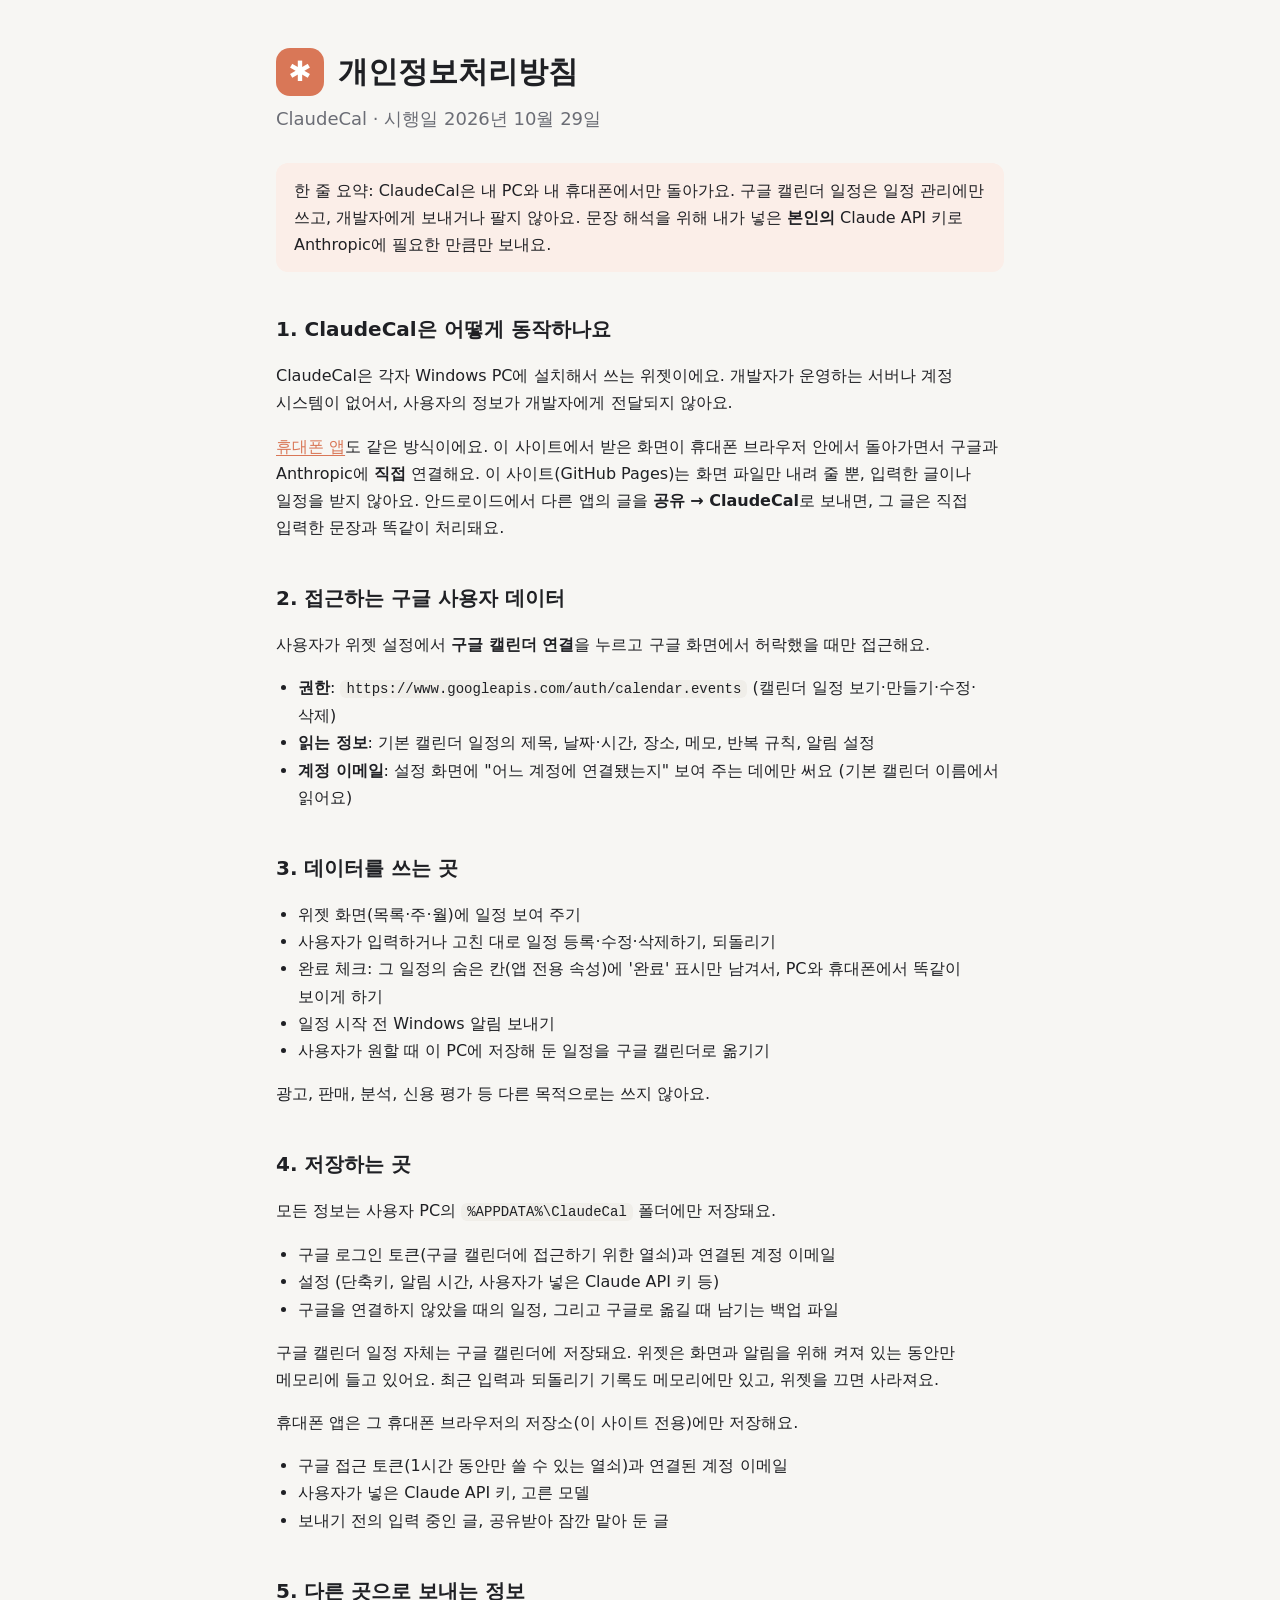
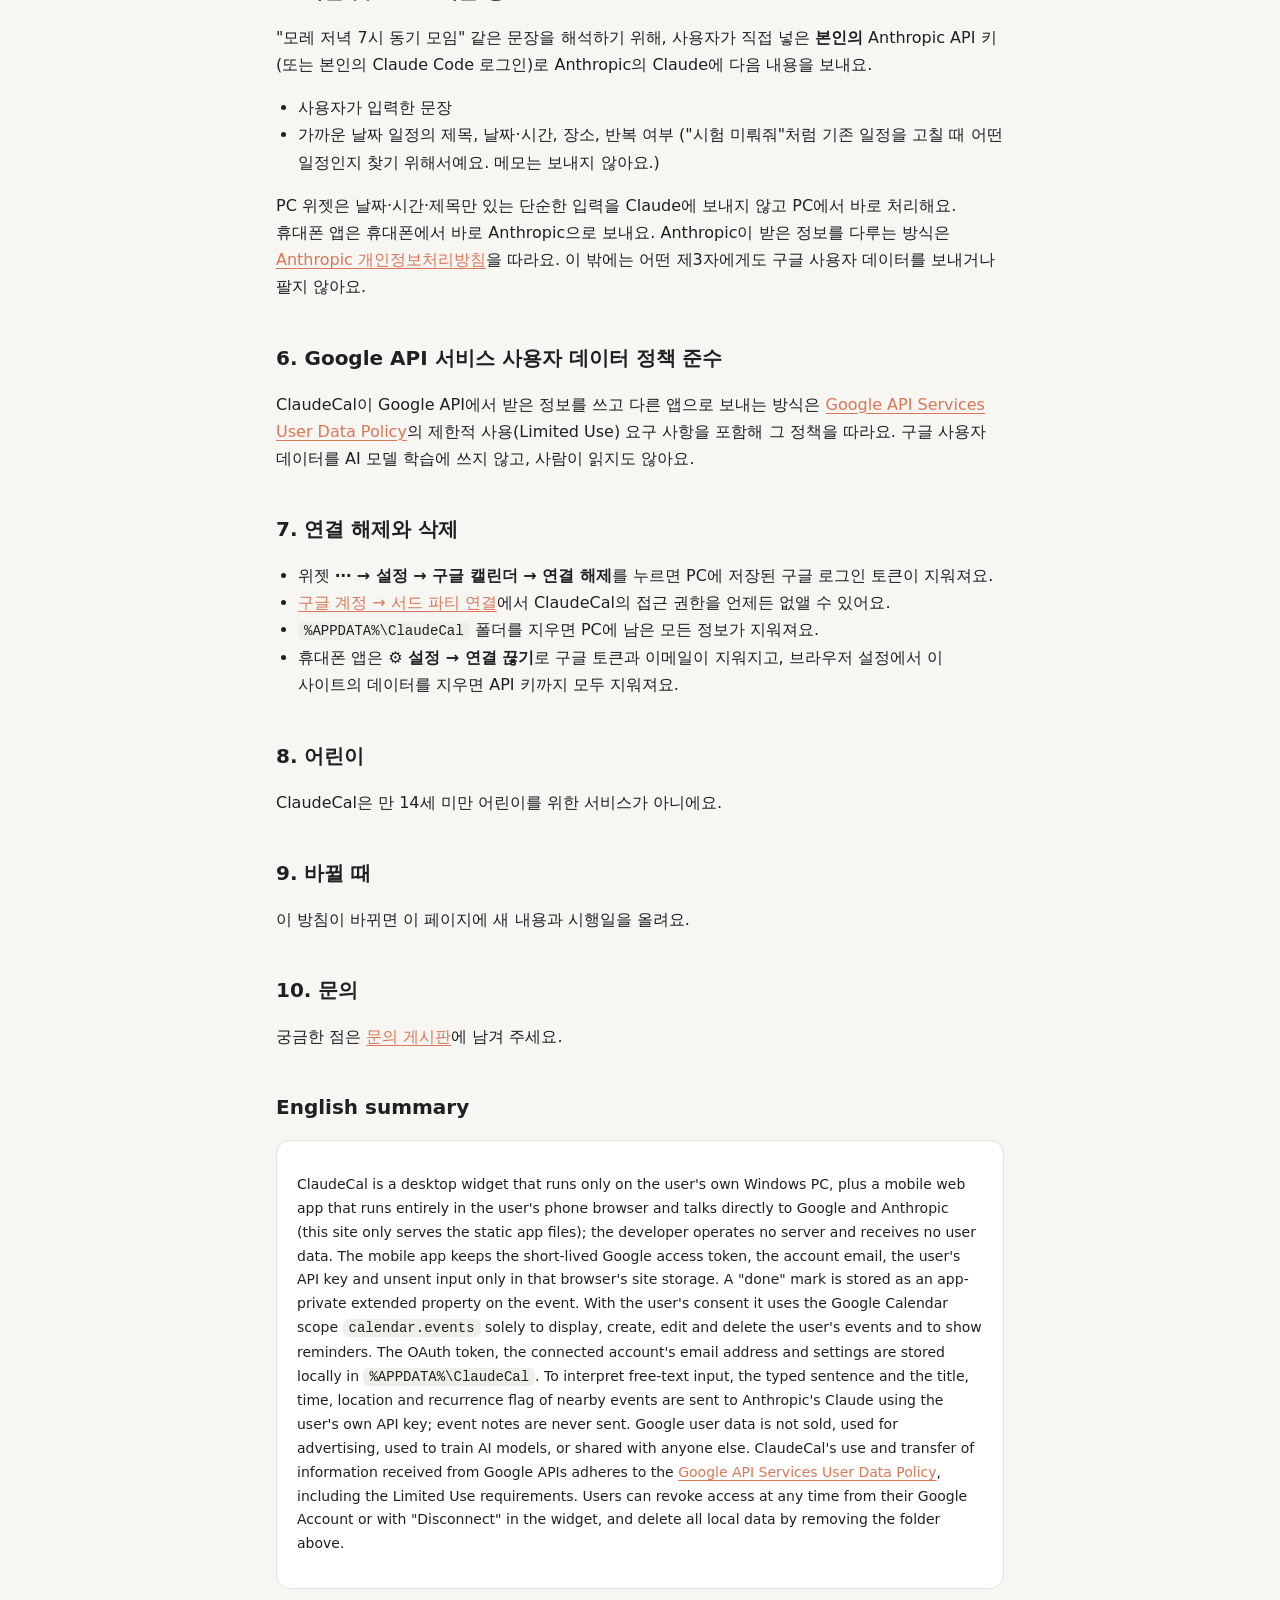
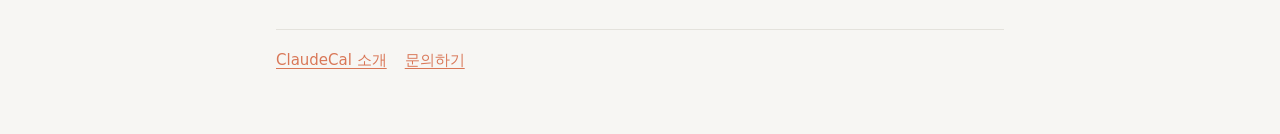
<file: privacy.html>
<!doctype html>
<html lang="ko">
<head>
<meta charset="utf-8">
<meta name="viewport" content="width=device-width, initial-scale=1">
<title>ClaudeCal 개인정보처리방침</title>
<link rel="stylesheet" href="style.css">
</head>
<body>
<main>
  <header>
    <div class="logo">✱</div>
    <h1>개인정보처리방침</h1>
  </header>
  <p class="lead">ClaudeCal · 시행일 2026년 10월 29일</p>

  <div class="note">한 줄 요약: ClaudeCal은 내 PC와 내 휴대폰에서만 돌아가요. 구글 캘린더 일정은 일정 관리에만 쓰고, 개발자에게 보내거나 팔지 않아요.
    문장 해석을 위해 내가 넣은 <b>본인의</b> Claude API 키로 Anthropic에 필요한 만큼만 보내요.</div>

  <h2>1. ClaudeCal은 어떻게 동작하나요</h2>
  <p>ClaudeCal은 각자 Windows PC에 설치해서 쓰는 위젯이에요. 개발자가 운영하는 서버나 계정 시스템이 없어서,
     사용자의 정보가 개발자에게 전달되지 않아요.</p>
  <p><a href="app/">휴대폰 앱</a>도 같은 방식이에요. 이 사이트에서 받은 화면이 휴대폰 브라우저 안에서 돌아가면서 구글과 Anthropic에 <b>직접</b> 연결해요.
     이 사이트(GitHub Pages)는 화면 파일만 내려 줄 뿐, 입력한 글이나 일정을 받지 않아요.
     안드로이드에서 다른 앱의 글을 <b>공유 → ClaudeCal</b>로 보내면, 그 글은 직접 입력한 문장과 똑같이 처리돼요.</p>

  <h2>2. 접근하는 구글 사용자 데이터</h2>
  <p>사용자가 위젯 설정에서 <b>구글 캘린더 연결</b>을 누르고 구글 화면에서 허락했을 때만 접근해요.</p>
  <ul>
    <li><b>권한</b>: <code>https://www.googleapis.com/auth/calendar.events</code> (캘린더 일정 보기·만들기·수정·삭제)</li>
    <li><b>읽는 정보</b>: 기본 캘린더 일정의 제목, 날짜·시간, 장소, 메모, 반복 규칙, 알림 설정</li>
    <li><b>계정 이메일</b>: 설정 화면에 "어느 계정에 연결됐는지" 보여 주는 데에만 써요 (기본 캘린더 이름에서 읽어요)</li>
  </ul>

  <h2>3. 데이터를 쓰는 곳</h2>
  <ul>
    <li>위젯 화면(목록·주·월)에 일정 보여 주기</li>
    <li>사용자가 입력하거나 고친 대로 일정 등록·수정·삭제하기, 되돌리기</li>
    <li>완료 체크: 그 일정의 숨은 칸(앱 전용 속성)에 '완료' 표시만 남겨서, PC와 휴대폰에서 똑같이 보이게 하기</li>
    <li>일정 시작 전 Windows 알림 보내기</li>
    <li>사용자가 원할 때 이 PC에 저장해 둔 일정을 구글 캘린더로 옮기기</li>
  </ul>
  <p>광고, 판매, 분석, 신용 평가 등 다른 목적으로는 쓰지 않아요.</p>

  <h2>4. 저장하는 곳</h2>
  <p>모든 정보는 사용자 PC의 <code>%APPDATA%\ClaudeCal</code> 폴더에만 저장돼요.</p>
  <ul>
    <li>구글 로그인 토큰(구글 캘린더에 접근하기 위한 열쇠)과 연결된 계정 이메일</li>
    <li>설정 (단축키, 알림 시간, 사용자가 넣은 Claude API 키 등)</li>
    <li>구글을 연결하지 않았을 때의 일정, 그리고 구글로 옮길 때 남기는 백업 파일</li>
  </ul>
  <p>구글 캘린더 일정 자체는 구글 캘린더에 저장돼요. 위젯은 화면과 알림을 위해 켜져 있는 동안만 메모리에 들고 있어요.
     최근 입력과 되돌리기 기록도 메모리에만 있고, 위젯을 끄면 사라져요.</p>
  <p>휴대폰 앱은 그 휴대폰 브라우저의 저장소(이 사이트 전용)에만 저장해요.</p>
  <ul>
    <li>구글 접근 토큰(1시간 동안만 쓸 수 있는 열쇠)과 연결된 계정 이메일</li>
    <li>사용자가 넣은 Claude API 키, 고른 모델</li>
    <li>보내기 전의 입력 중인 글, 공유받아 잠깐 맡아 둔 글</li>
  </ul>

  <h2>5. 다른 곳으로 보내는 정보</h2>
  <p>"모레 저녁 7시 동기 모임" 같은 문장을 해석하기 위해, 사용자가 직접 넣은 <b>본인의</b> Anthropic API 키(또는 본인의 Claude Code 로그인)로
     Anthropic의 Claude에 다음 내용을 보내요.</p>
  <ul>
    <li>사용자가 입력한 문장</li>
    <li>가까운 날짜 일정의 제목, 날짜·시간, 장소, 반복 여부 ("시험 미뤄줘"처럼 기존 일정을 고칠 때 어떤 일정인지 찾기 위해서예요. 메모는 보내지 않아요.)</li>
  </ul>
  <p>PC 위젯은 날짜·시간·제목만 있는 단순한 입력을 Claude에 보내지 않고 PC에서 바로 처리해요. 휴대폰 앱은 휴대폰에서 바로 Anthropic으로 보내요.
     Anthropic이 받은 정보를 다루는 방식은 <a href="https://www.anthropic.com/legal/privacy">Anthropic 개인정보처리방침</a>을 따라요.
     이 밖에는 어떤 제3자에게도 구글 사용자 데이터를 보내거나 팔지 않아요.</p>

  <h2>6. Google API 서비스 사용자 데이터 정책 준수</h2>
  <p>ClaudeCal이 Google API에서 받은 정보를 쓰고 다른 앱으로 보내는 방식은
     <a href="https://developers.google.com/terms/api-services-user-data-policy">Google API Services User Data Policy</a>의
     제한적 사용(Limited Use) 요구 사항을 포함해 그 정책을 따라요.
     구글 사용자 데이터를 AI 모델 학습에 쓰지 않고, 사람이 읽지도 않아요.</p>

  <h2>7. 연결 해제와 삭제</h2>
  <ul>
    <li>위젯 <b>⋯ → 설정 → 구글 캘린더 → 연결 해제</b>를 누르면 PC에 저장된 구글 로그인 토큰이 지워져요.</li>
    <li><a href="https://myaccount.google.com/connections">구글 계정 → 서드 파티 연결</a>에서 ClaudeCal의 접근 권한을 언제든 없앨 수 있어요.</li>
    <li><code>%APPDATA%\ClaudeCal</code> 폴더를 지우면 PC에 남은 모든 정보가 지워져요.</li>
    <li>휴대폰 앱은 <b>⚙ 설정 → 연결 끊기</b>로 구글 토큰과 이메일이 지워지고, 브라우저 설정에서 이 사이트의 데이터를 지우면 API 키까지 모두 지워져요.</li>
  </ul>

  <h2>8. 어린이</h2>
  <p>ClaudeCal은 만 14세 미만 어린이를 위한 서비스가 아니에요.</p>

  <h2>9. 바뀔 때</h2>
  <p>이 방침이 바뀌면 이 페이지에 새 내용과 시행일을 올려요.</p>

  <h2>10. 문의</h2>
  <p>궁금한 점은 <a href="https://github.com/yamchaewoo/claudecal/issues">문의 게시판</a>에 남겨 주세요.</p>

  <h2>English summary</h2>
  <div class="card muted">
    <p>ClaudeCal is a desktop widget that runs only on the user's own Windows PC, plus a mobile web app that runs entirely in the user's phone browser
       and talks directly to Google and Anthropic (this site only serves the static app files); the developer operates no server and receives no user data.
       The mobile app keeps the short-lived Google access token, the account email, the user's API key and unsent input only in that browser's site storage.
       A "done" mark is stored as an app-private extended property on the event.
       With the user's consent it uses the Google Calendar scope <code>calendar.events</code> solely to display, create, edit and delete the user's
       events and to show reminders. The OAuth token, the connected account's email address and settings are stored locally in <code>%APPDATA%\ClaudeCal</code>.
       To interpret free-text input, the typed sentence and the title, time, location and recurrence flag of nearby events are sent to Anthropic's
       Claude using the user's own API key; event notes are never sent. Google user data is not sold, used for advertising, used to train AI models,
       or shared with anyone else. ClaudeCal's use and transfer of information received from Google APIs adheres to the
       <a href="https://developers.google.com/terms/api-services-user-data-policy">Google API Services User Data Policy</a>, including the Limited Use requirements.
       Users can revoke access at any time from their Google Account or with "Disconnect" in the widget, and delete all local data by removing the folder above.</p>
  </div>

  <nav>
    <a href="./">ClaudeCal 소개</a>
    <a href="https://github.com/yamchaewoo/claudecal/issues">문의하기</a>
  </nav>
</main>
</body>
</html>
</file>
<file: style.css>
:root {
  --bg: #f7f6f3; --card: #ffffff; --text: #1f2024; --muted: #6b6d75; --line: #e4e2dc;
  --accent: #d97757; --accent-soft: #fbeee8; --code: #f0eee9;
}
@media (prefers-color-scheme: dark) {
  :root {
    --bg: #1b1c21; --card: #24262c; --text: #ecedf0; --muted: #9a9ca5; --line: #34363e;
    --accent: #e08a6c; --accent-soft: #3a2a25; --code: #2d2f36;
  }
}
* { box-sizing: border-box; }
body {
  margin: 0; background: var(--bg); color: var(--text);
  font: 16px/1.7 "Pretendard", "Apple SD Gothic Neo", "Malgun Gothic", system-ui, sans-serif;
  word-break: keep-all; overflow-wrap: anywhere;
}
main { max-width: 760px; margin: 0 auto; padding: 48px 16px 64px; }
header { display: flex; align-items: center; gap: 14px; margin-bottom: 8px; }
.logo {
  width: 48px; height: 48px; border-radius: 14px; background: var(--accent); color: #fff;
  display: grid; place-items: center; font-size: 28px; font-weight: 700; flex: none;
}
h1 { font-size: 30px; line-height: 1.25; margin: 0; }
h2 { font-size: 20px; margin: 40px 0 10px; }
h3 { font-size: 16px; margin: 24px 0 6px; }
p, li { color: var(--text); }
.lead { font-size: 18px; color: var(--muted); margin: 6px 0 28px; }
.muted { color: var(--muted); font-size: 14px; }
a { color: var(--accent); text-underline-offset: 3px; }
code { background: var(--code); padding: 1px 6px; border-radius: 6px; font-size: 14px; }
.card { background: var(--card); border: 1px solid var(--line); border-radius: 14px; padding: 18px 20px; margin: 16px 0; }
.note { background: var(--accent-soft); border-radius: 12px; padding: 14px 18px; margin: 16px 0; }
table { width: 100%; border-collapse: collapse; font-size: 15px; }
th, td { text-align: left; padding: 9px 10px; border-bottom: 1px solid var(--line); vertical-align: top; }
th { color: var(--muted); font-weight: 600; }
td:first-child { white-space: nowrap; }
ul { padding-left: 22px; }
nav { display: flex; flex-wrap: wrap; gap: 10px 18px; margin-top: 40px; padding-top: 18px; border-top: 1px solid var(--line); font-size: 15px; }
@media (max-width: 560px) {
  h1 { font-size: 24px; }
  td:first-child { white-space: normal; }
}
</file>
